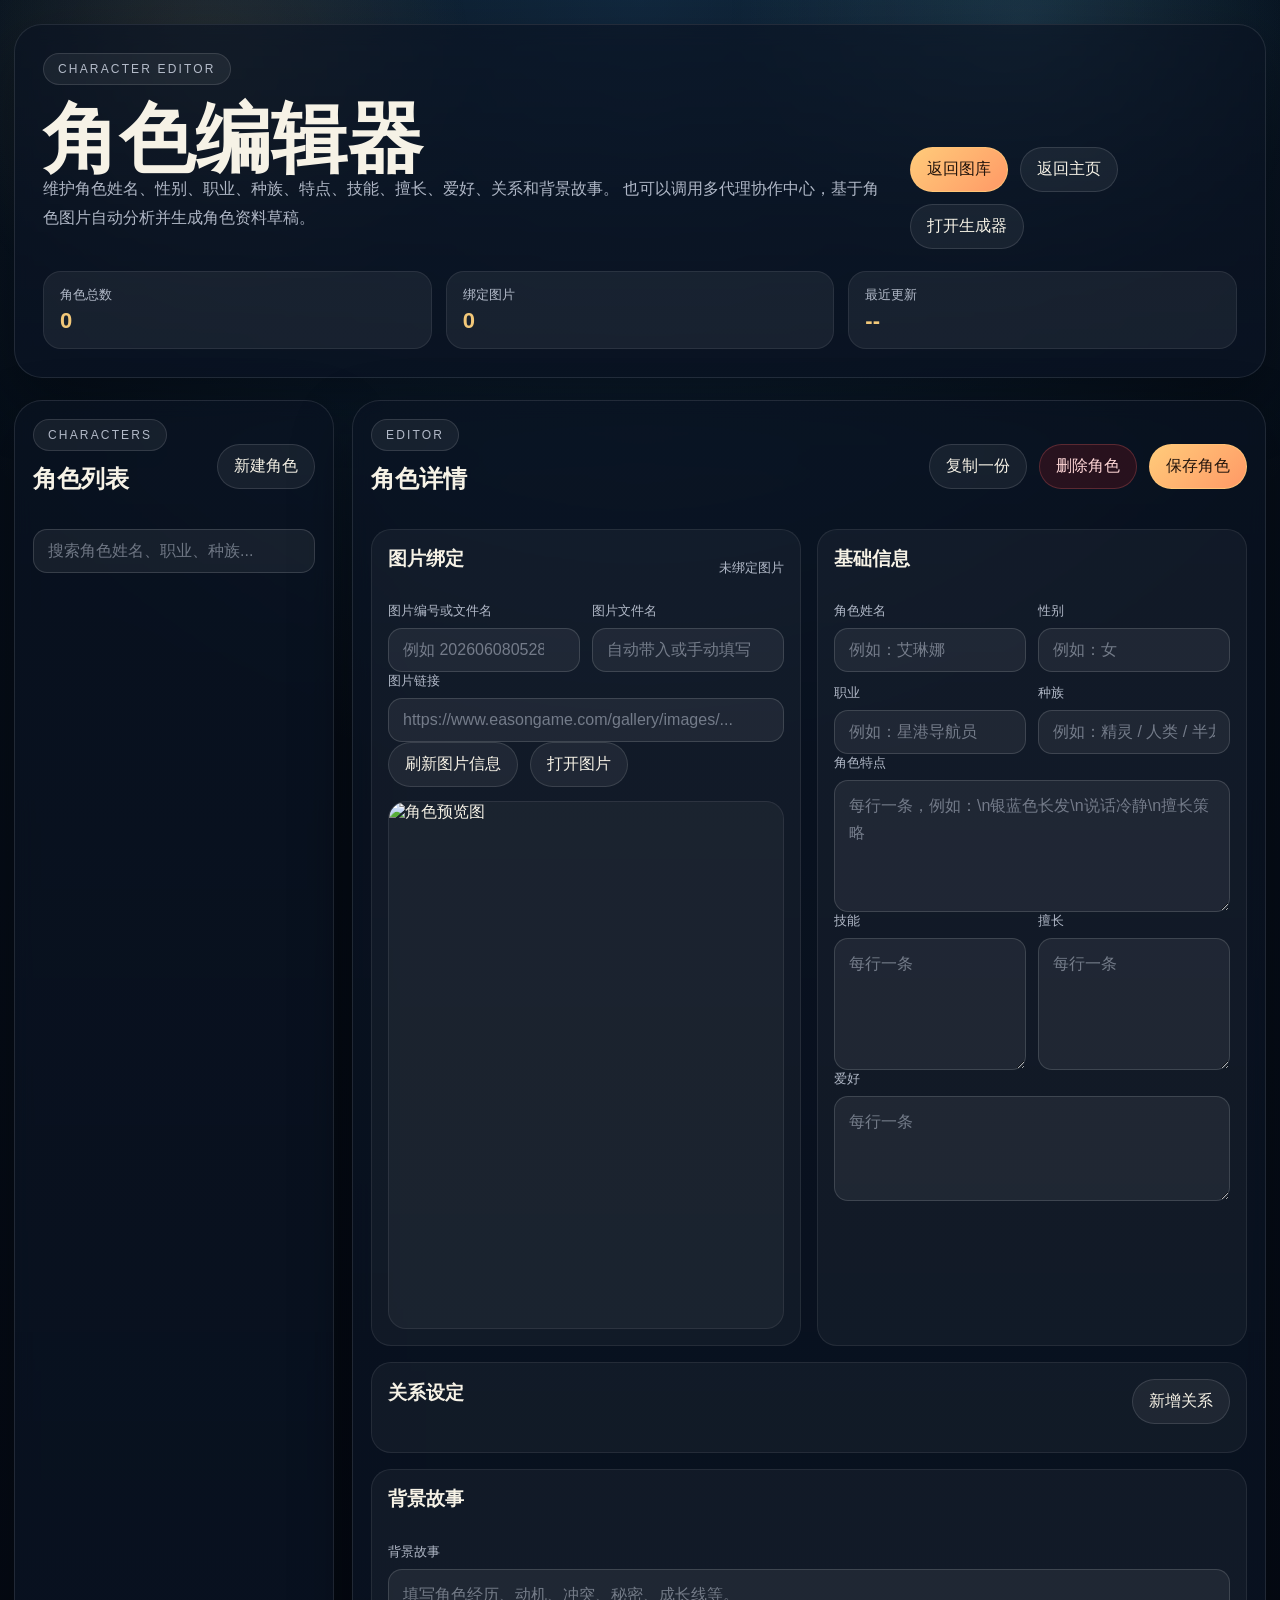
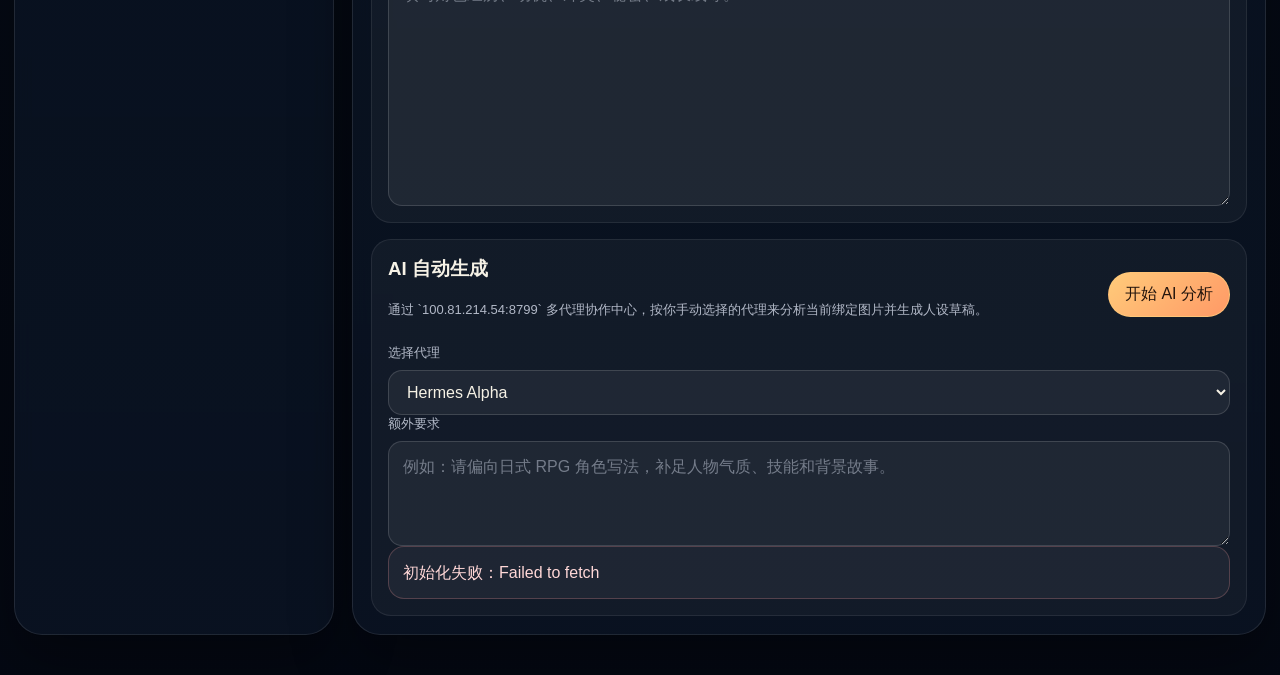
<file: character-editor/index.html>
<!doctype html>
<html lang="zh-CN">
<head>
  <meta charset="utf-8" />
  <meta name="viewport" content="width=device-width, initial-scale=1" />
  <meta
    name="description"
    content="Eason Game 角色编辑器，可手动维护角色资料，并通过多代理协作中心自动分析图片生成人设。"
  />
  <title>Eason Game | 角色编辑器</title>
  <link rel="stylesheet" href="/character-editor/styles.css" />
</head>
<body>
  <div class="pageGlow"></div>
  <main class="page">
    <header class="hero">
      <div class="eyebrow">Character Editor</div>
      <div class="heroRow">
        <div>
          <h1>角色编辑器</h1>
          <p class="lead">
            维护角色姓名、性别、职业、种族、特点、技能、擅长、爱好、关系和背景故事。
            也可以调用多代理协作中心，基于角色图片自动分析并生成角色资料草稿。
          </p>
        </div>
        <div class="heroActions">
          <a class="button buttonPrimary" href="/gallery/">返回图库</a>
          <a class="button buttonSecondary" href="/">返回主页</a>
          <a class="button buttonSecondary" href="http://127.0.0.1:8787" target="_blank" rel="noreferrer">打开生成器</a>
        </div>
      </div>
      <div class="heroStats">
        <div class="stat">
          <span>角色总数</span>
          <strong id="characterCount">0</strong>
        </div>
        <div class="stat">
          <span>绑定图片</span>
          <strong id="linkedImageCount">0</strong>
        </div>
        <div class="stat">
          <span>最近更新</span>
          <strong id="updatedAt">--</strong>
        </div>
      </div>
    </header>

    <section class="workspace">
      <aside class="sidebarCard">
        <div class="sectionHead">
          <div>
            <p class="eyebrow">Characters</p>
            <h2>角色列表</h2>
          </div>
          <button class="ghostButton" id="newCharacterButton" type="button">新建角色</button>
        </div>
        <input class="searchInput" id="characterSearch" type="search" placeholder="搜索角色姓名、职业、种族..." />
        <div class="characterList" id="characterList"></div>
      </aside>

      <section class="editorCard">
        <div class="sectionHead">
          <div>
            <p class="eyebrow">Editor</p>
            <h2 id="editorTitle">角色详情</h2>
          </div>
          <div class="editorActions">
            <button class="ghostButton" id="duplicateCharacterButton" type="button">复制一份</button>
            <button class="dangerButton" id="deleteCharacterButton" type="button">删除角色</button>
            <button class="primaryButton" id="saveCharacterButton" type="button">保存角色</button>
          </div>
        </div>

        <div class="editorGrid">
          <section class="panel">
            <div class="panelHead">
              <h3>图片绑定</h3>
              <span class="muted" id="imageBindingStatus">未绑定图片</span>
            </div>
            <div class="fieldGrid twoCol">
              <label>
                <span>图片编号或文件名</span>
                <input id="imageEntryId" list="galleryEntryOptions" placeholder="例如 20260608052803-46b7ca72-01 或 20260607-222959_00001_.png" />
              </label>
              <label>
                <span>图片文件名</span>
                <input id="imageFilename" placeholder="自动带入或手动填写" />
              </label>
            </div>
            <label>
              <span>图片链接</span>
              <input id="imageUrl" placeholder="https://www.easongame.com/gallery/images/..." />
            </label>
            <div class="buttonRow">
              <button class="ghostButton" id="refreshImageButton" type="button">刷新图片信息</button>
              <a class="ghostButton linkLike" id="openImageLink" href="#" target="_blank" rel="noreferrer">打开图片</a>
            </div>
            <div class="previewShell">
              <img id="imagePreview" alt="角色预览图" />
            </div>
            <datalist id="galleryEntryOptions"></datalist>
          </section>

          <section class="panel">
            <div class="panelHead">
              <h3>基础信息</h3>
            </div>
            <div class="fieldGrid twoCol">
              <label>
                <span>角色姓名</span>
                <input id="name" placeholder="例如：艾琳娜" />
              </label>
              <label>
                <span>性别</span>
                <input id="gender" placeholder="例如：女" />
              </label>
              <label>
                <span>职业</span>
                <input id="profession" placeholder="例如：星港导航员" />
              </label>
              <label>
                <span>种族</span>
                <input id="race" placeholder="例如：精灵 / 人类 / 半龙裔" />
              </label>
            </div>
            <label>
              <span>角色特点</span>
              <textarea id="traits" rows="4" placeholder="每行一条，例如：\n银蓝色长发\n说话冷静\n擅长策略"></textarea>
            </label>
            <div class="fieldGrid twoCol">
              <label>
                <span>技能</span>
                <textarea id="skills" rows="4" placeholder="每行一条"></textarea>
              </label>
              <label>
                <span>擅长</span>
                <textarea id="specialties" rows="4" placeholder="每行一条"></textarea>
              </label>
            </div>
            <label>
              <span>爱好</span>
              <textarea id="hobbies" rows="3" placeholder="每行一条"></textarea>
            </label>
          </section>

          <section class="panel fullWidth">
            <div class="panelHead">
              <h3>关系设定</h3>
              <button class="ghostButton" id="addRelationButton" type="button">新增关系</button>
            </div>
            <div class="relationList" id="relationList"></div>
          </section>

          <section class="panel fullWidth">
            <div class="panelHead">
              <h3>背景故事</h3>
            </div>
            <label>
              <span>背景故事</span>
              <textarea id="backgroundStory" rows="8" placeholder="填写角色经历、动机、冲突、秘密、成长线等。"></textarea>
            </label>
          </section>

          <section class="panel fullWidth">
            <div class="panelHead">
              <div>
                <h3>AI 自动生成</h3>
                <p class="muted">
                  通过 `100.81.214.54:8799` 多代理协作中心，按你手动选择的代理来分析当前绑定图片并生成人设草稿。
                </p>
              </div>
              <button class="primaryButton" id="runAiButton" type="button">开始 AI 分析</button>
            </div>
            <label>
              <span>选择代理</span>
              <select id="agentSelect">
                <option value="hermes-alpha">Hermes Alpha</option>
                <option value="hermes-nuc">Hermes NUC</option>
                <option value="claude-code">Claude Code</option>
              </select>
            </label>
            <label>
              <span>额外要求</span>
              <textarea id="aiInstructions" rows="3" placeholder="例如：请偏向日式 RPG 角色写法，补足人物气质、技能和背景故事。"></textarea>
            </label>
            <div class="statusBox" id="aiStatus">尚未开始 AI 分析。</div>
            <div class="suggestionGrid" id="suggestionGrid"></div>
          </section>
        </div>
      </section>
    </section>
  </main>

  <template id="relationTemplate">
    <article class="relationItem">
      <div class="fieldGrid relationGrid">
        <label>
          <span>关系类型</span>
          <select class="relationType">
            <option value="lover">爱人</option>
            <option value="parents">父母</option>
            <option value="friend">朋友</option>
            <option value="archenemy">死敌</option>
            <option value="blood_feud">世仇</option>
            <option value="teacher">老师</option>
            <option value="other">其他</option>
          </select>
        </label>
        <label>
          <span>对象姓名</span>
          <input class="relationName" placeholder="例如：雷欧" />
        </label>
        <label>
          <span>目标角色 ID</span>
          <input class="relationCharacterId" placeholder="例如：CHAR-..." />
        </label>
        <label>
          <span>目标图片编号</span>
          <input class="relationImageEntryId" placeholder="例如：202606..." />
        </label>
      </div>
      <label>
        <span>关系说明</span>
        <textarea class="relationNote" rows="2" placeholder="补充关系细节。"></textarea>
      </label>
      <div class="buttonRow">
        <a class="ghostButton linkLike relationCharacterLink" href="#" target="_blank" rel="noreferrer">打开角色详情</a>
        <button class="dangerButton removeRelationButton" type="button">删除这条关系</button>
      </div>
    </article>
  </template>

  <template id="suggestionTemplate">
    <article class="suggestionCard">
      <div class="panelHead">
        <div>
          <h3 class="suggestionTitle"></h3>
          <span class="muted suggestionMeta"></span>
        </div>
        <button class="ghostButton applySuggestionButton" type="button">应用这份建议</button>
      </div>
      <pre class="suggestionJson"></pre>
      <details class="rawResponse">
        <summary>查看原始回复</summary>
        <pre class="suggestionRaw"></pre>
      </details>
    </article>
  </template>

  <script src="/character-editor/app.js?v=20260609a"></script>
</body>
</html>
</file>
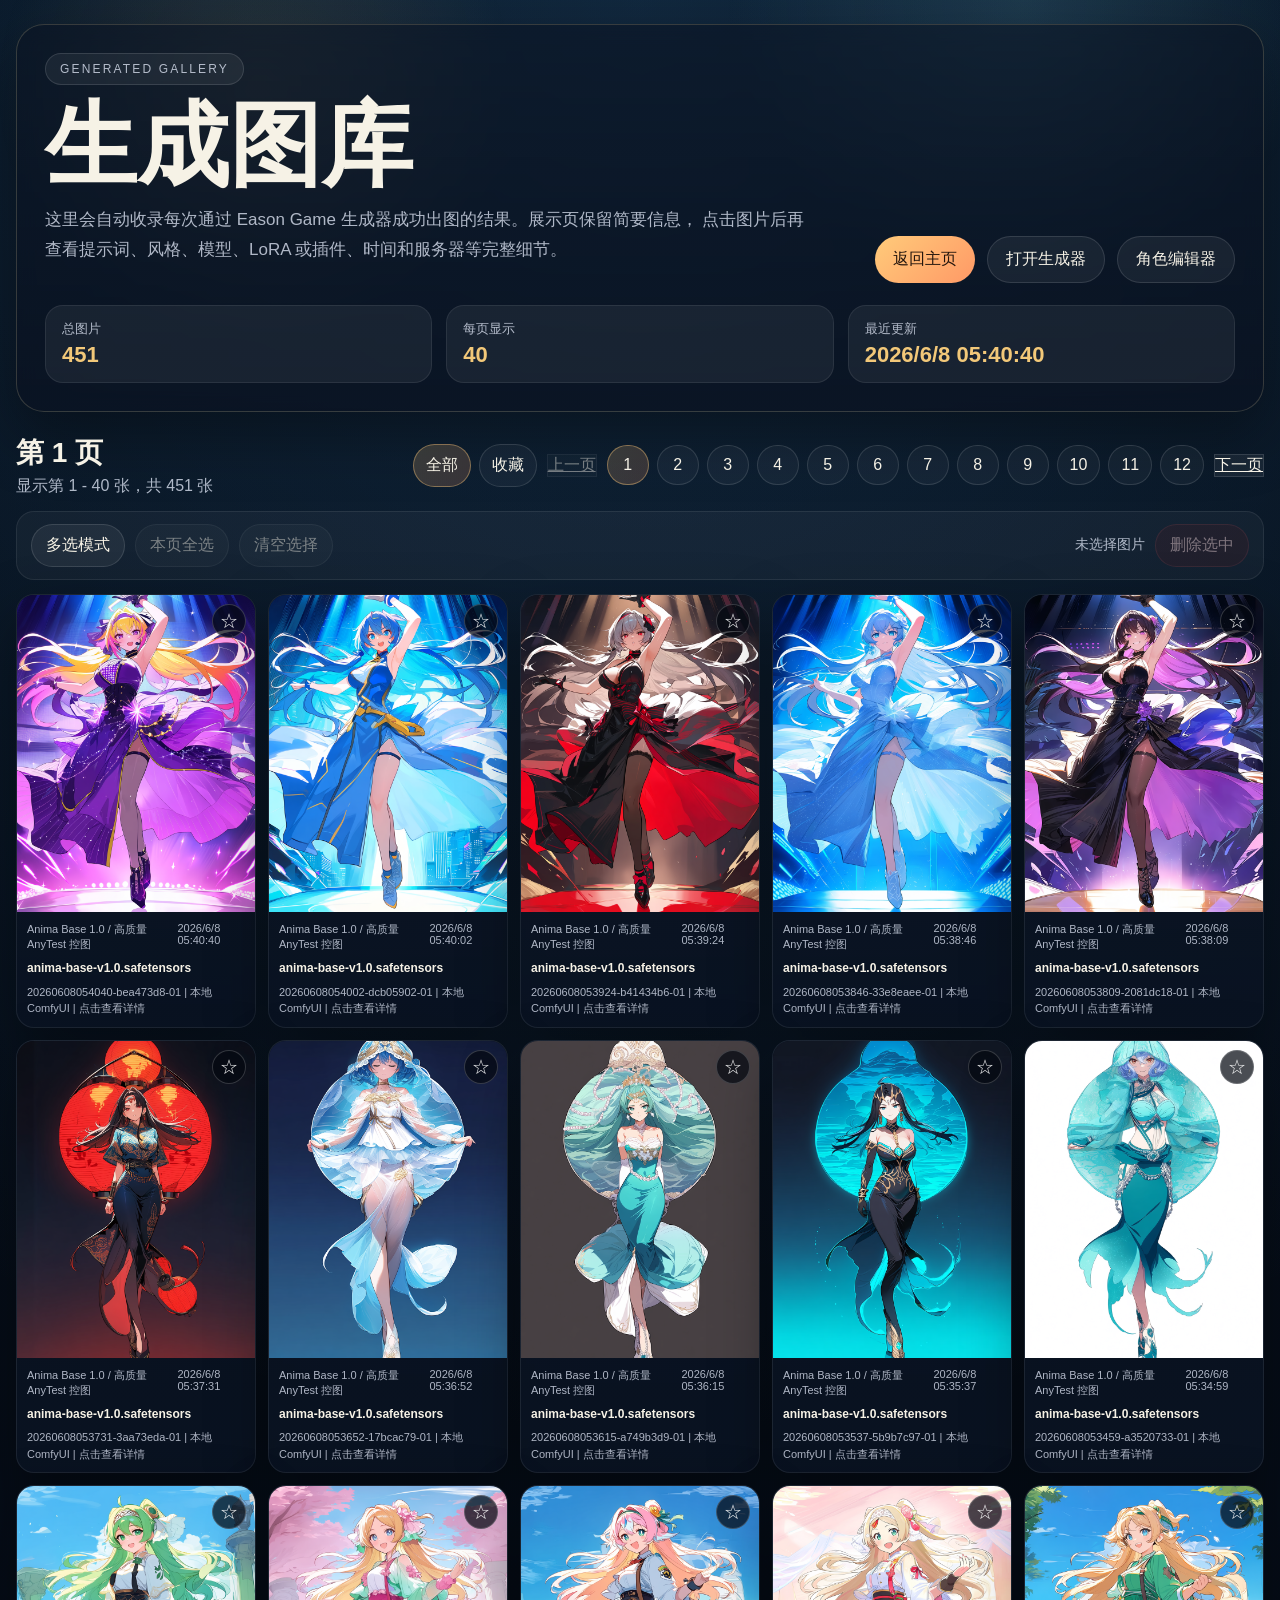
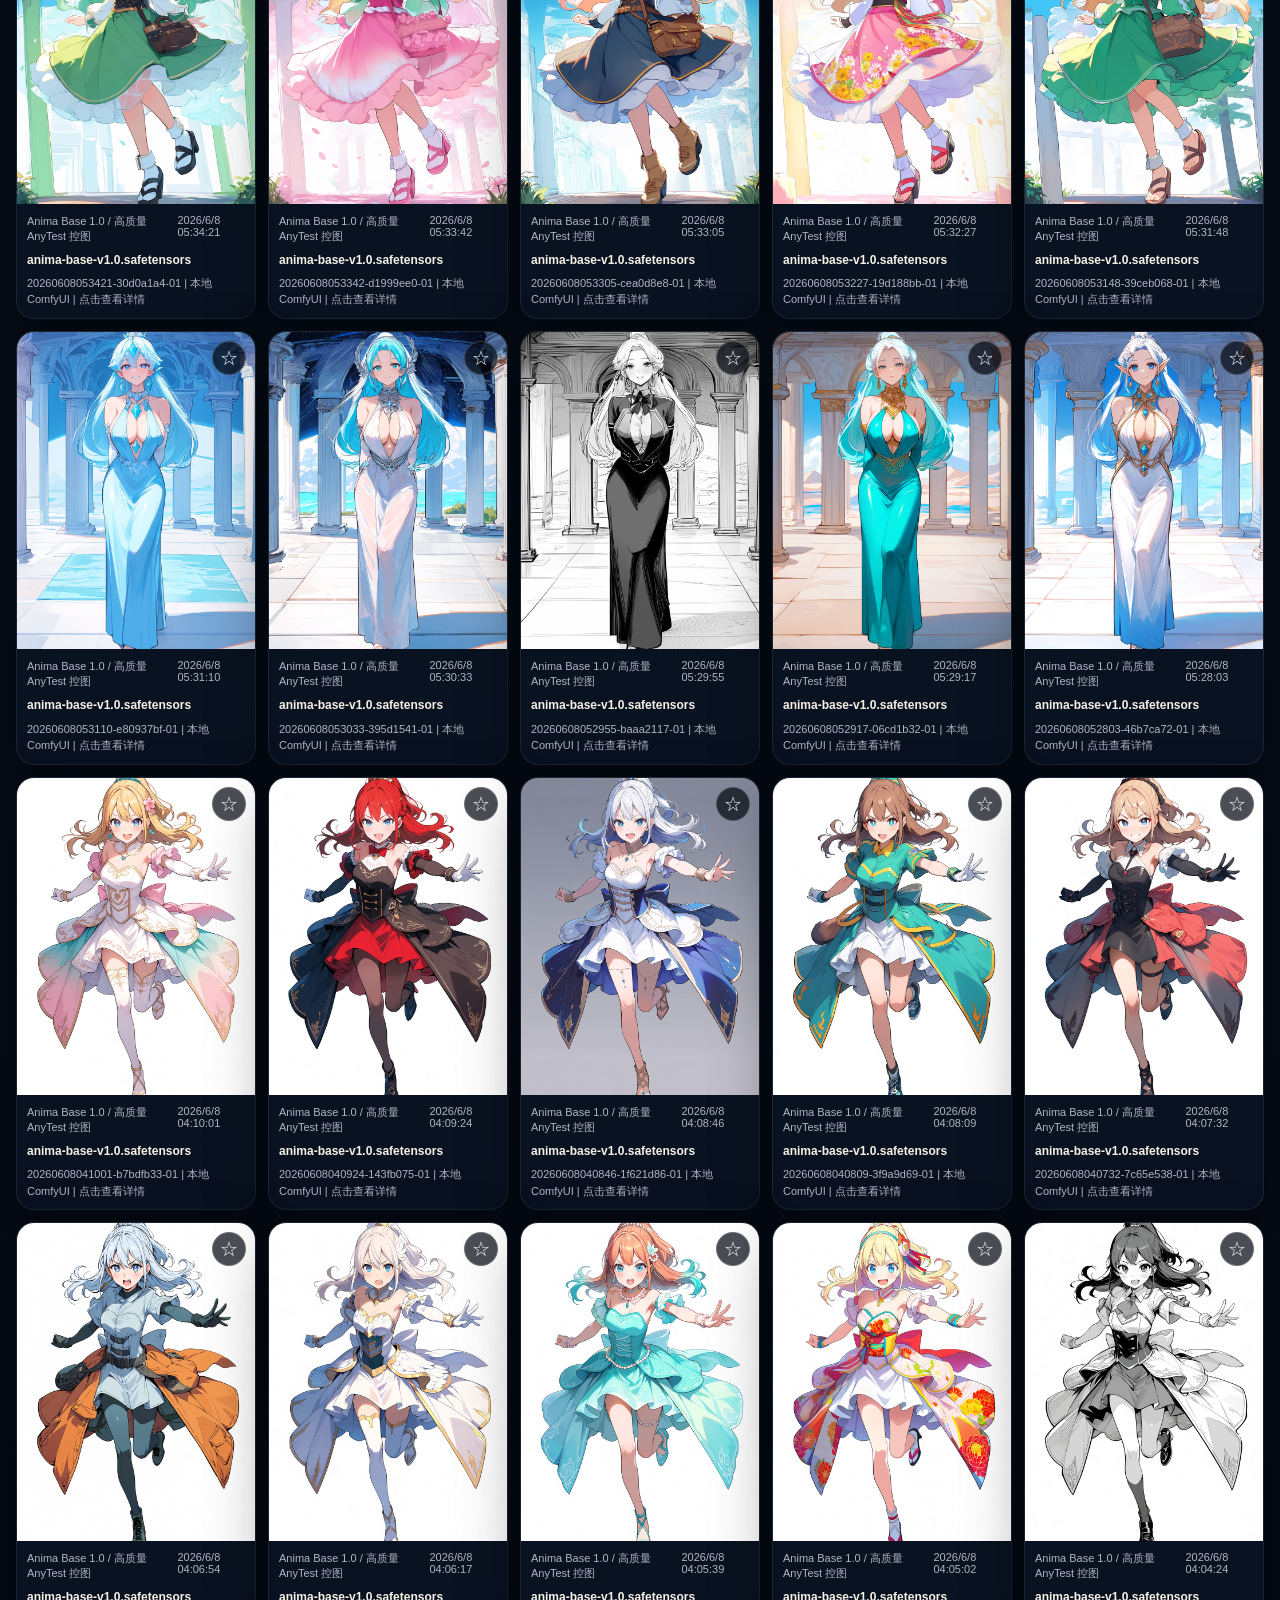
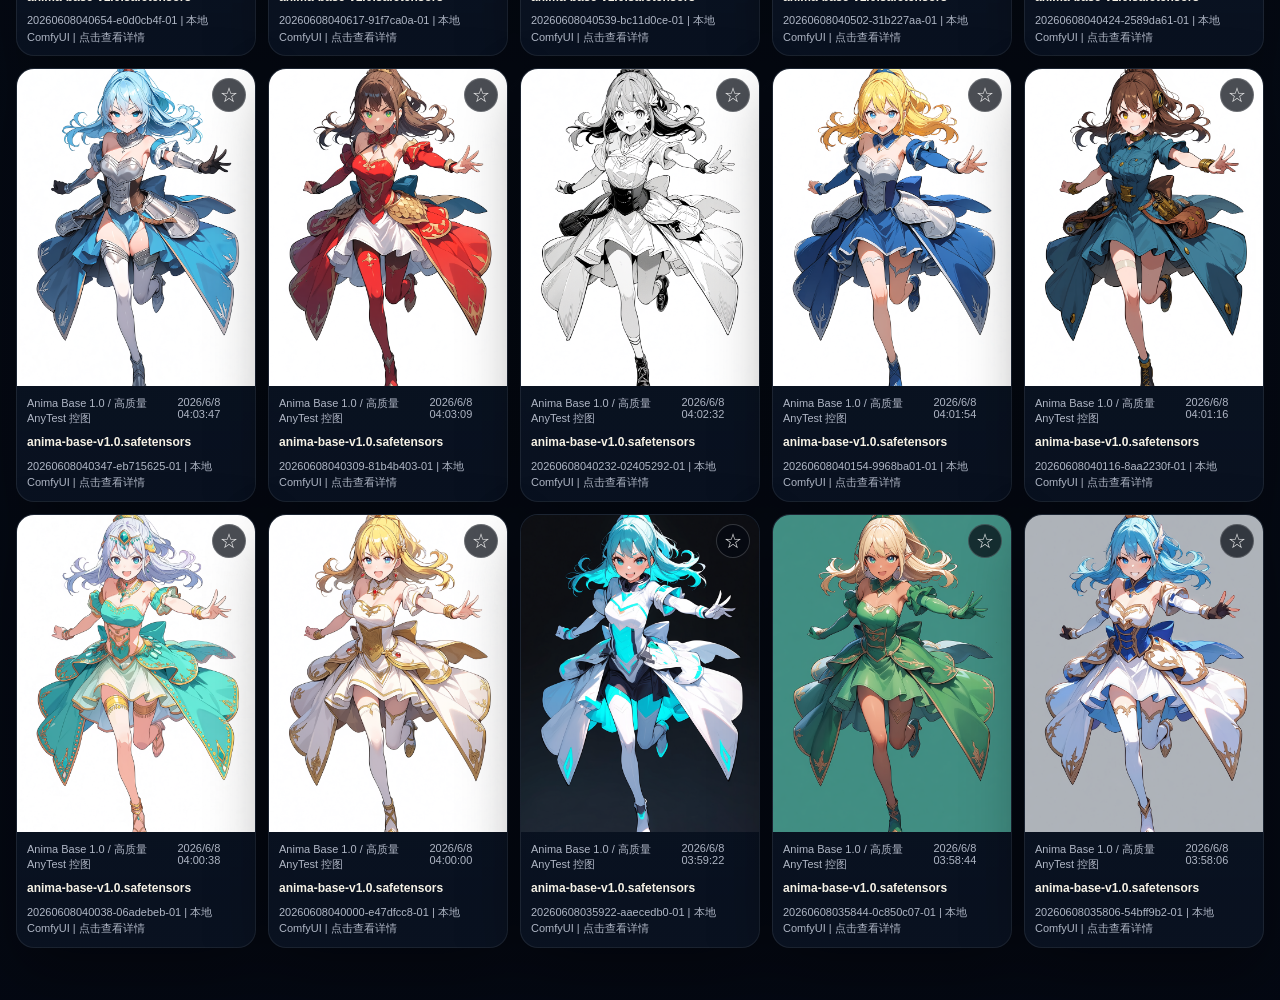
<file: gallery/index.html>
<!doctype html>
<html lang="zh-CN">
<head>
  <meta charset="utf-8" />
  <meta name="viewport" content="width=device-width, initial-scale=1" />
  <meta
    name="description"
    content="Eason Game 生成图库，集中浏览每次通过本地或远端 ComfyUI 生成的角色图片与工作流信息。"
  />
  <title>Eason Game | 生成图库</title>
  <link rel="stylesheet" href="/gallery/styles.css" />
</head>
<body>
  <div class="pageGlow"></div>
  <main class="page">
    <header class="hero">
      <div class="eyebrow">Generated Gallery</div>
      <div class="heroRow">
        <div>
          <h1>生成图库</h1>
          <p class="lead">
            这里会自动收录每次通过 Eason Game 生成器成功出图的结果。展示页保留简要信息，
            点击图片后再查看提示词、风格、模型、LoRA 或插件、时间和服务器等完整细节。
          </p>
        </div>
        <div class="heroActions">
          <a class="button buttonPrimary" href="/">返回主页</a>
          <a class="button buttonSecondary" href="http://127.0.0.1:8787" target="_blank" rel="noreferrer">打开生成器</a>
          <a class="button buttonSecondary" href="/character-editor/">角色编辑器</a>
        </div>
      </div>
      <div class="heroStats">
        <div class="stat">
          <span>总图片</span>
          <strong id="totalCount">0</strong>
        </div>
        <div class="stat">
          <span>每页显示</span>
          <strong id="perPageCount">40</strong>
        </div>
        <div class="stat">
          <span>最近更新</span>
          <strong id="updatedAt">--</strong>
        </div>
      </div>
    </header>

    <section class="toolbar">
      <div class="toolbarLeft">
        <strong id="pageTitle">第 1 页</strong>
        <span id="pageSummary">暂无图片</span>
      </div>
      <div class="toolbarRight">
        <div class="filterTabs" id="filterTabs">
          <a class="filterTab" id="allTab" href="/gallery/">全部</a>
          <a class="filterTab" id="favoritesTab" href="/gallery/?view=favorites">收藏</a>
        </div>
        <a class="pagerButton" id="prevPage" href="#">上一页</a>
        <div class="pagerNumbers" id="pagerNumbers"></div>
        <a class="pagerButton" id="nextPage" href="#">下一页</a>
      </div>
    </section>

    <section class="bulkBar" id="bulkBar">
      <div class="bulkBarLeft">
        <button class="bulkButton" id="toggleSelectMode" type="button">多选模式</button>
        <button class="bulkButton" id="selectPageButton" type="button" disabled>本页全选</button>
        <button class="bulkButton" id="clearSelectionButton" type="button" disabled>清空选择</button>
      </div>
      <div class="bulkBarRight">
        <span class="bulkSummary" id="bulkSummary">未选择图片</span>
        <button class="bulkButton bulkDanger" id="deleteSelectedButton" type="button" disabled>删除选中</button>
      </div>
    </section>

    <section class="galleryGrid" id="galleryGrid" aria-live="polite"></section>
  </main>

  <dialog class="lightbox" id="lightbox">
    <form method="dialog" class="lightboxShell">
      <button class="closeButton" value="cancel" aria-label="关闭">×</button>
      <div class="lightboxMedia">
        <img id="lightboxImage" alt="" />
      </div>
      <div class="lightboxMeta">
        <div class="tagRow">
          <span class="tag" id="lightboxStyle"></span>
          <span class="tag" id="lightboxTarget"></span>
          <button class="favoriteBadge" id="lightboxFavorite" type="button" aria-label="收藏">☆ 收藏</button>
          <button class="deleteBadge" id="lightboxDelete" type="button" aria-label="删除">删除</button>
        </div>
        <h2 class="lightboxHeading" id="lightboxTitle">生成详情</h2>
        <div class="lightboxNav">
          <button class="navButton" id="lightboxPrev" type="button">上一张</button>
          <button class="navButton" id="lightboxNext" type="button">下一张</button>
        </div>
        <dl class="metaList" id="lightboxList"></dl>
      </div>
    </form>
  </dialog>

  <template id="cardTemplate">
    <article class="card">
      <button class="selectButton" type="button" aria-label="选择">○</button>
      <button class="favoriteButton" type="button" aria-label="收藏">☆</button>
      <button class="cardButton" type="button">
        <img class="cardImage" alt="" loading="lazy" />
        <div class="cardBody">
          <div class="cardTop">
            <span class="cardStyle"></span>
            <span class="cardTime"></span>
          </div>
          <strong class="cardTitle"></strong>
          <span class="cardSubline"></span>
        </div>
      </button>
    </article>
  </template>

  <script src="/gallery/app.js?v=20260609a"></script>
</body>
</html>
</file>
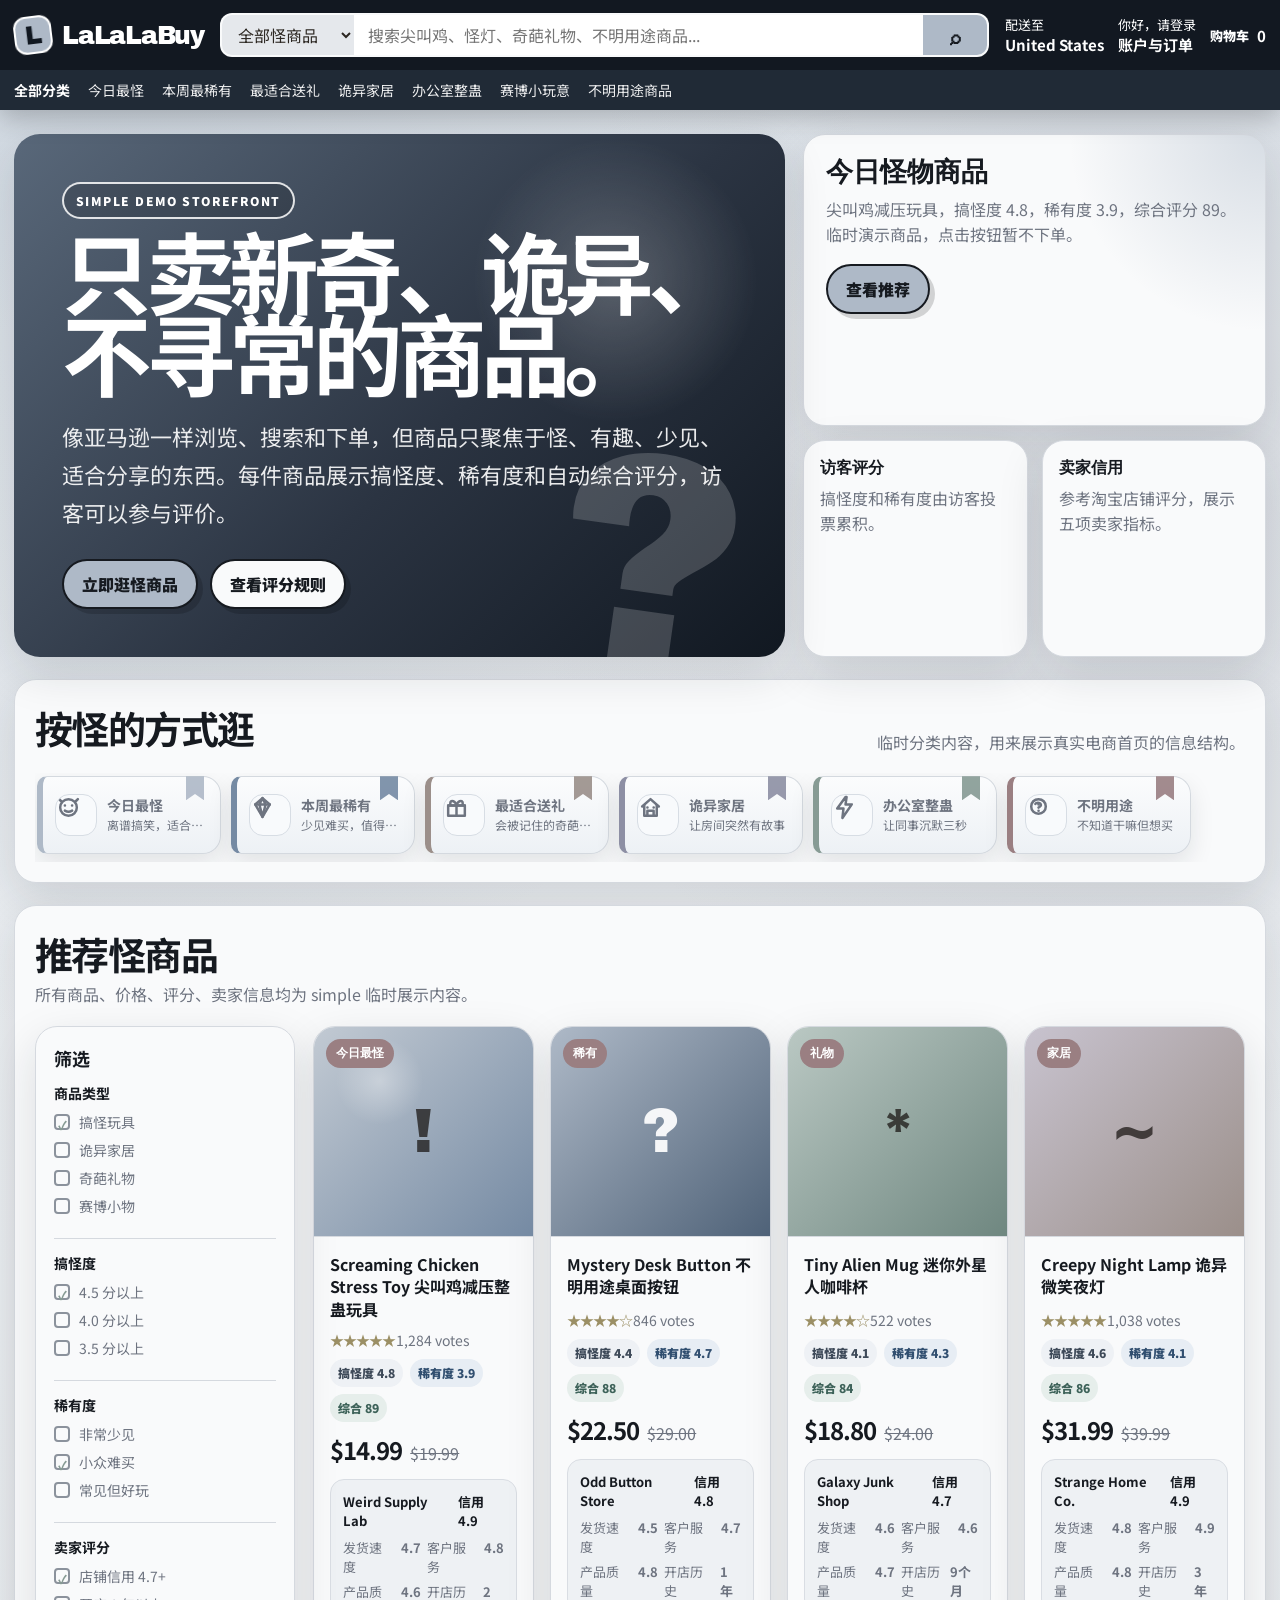
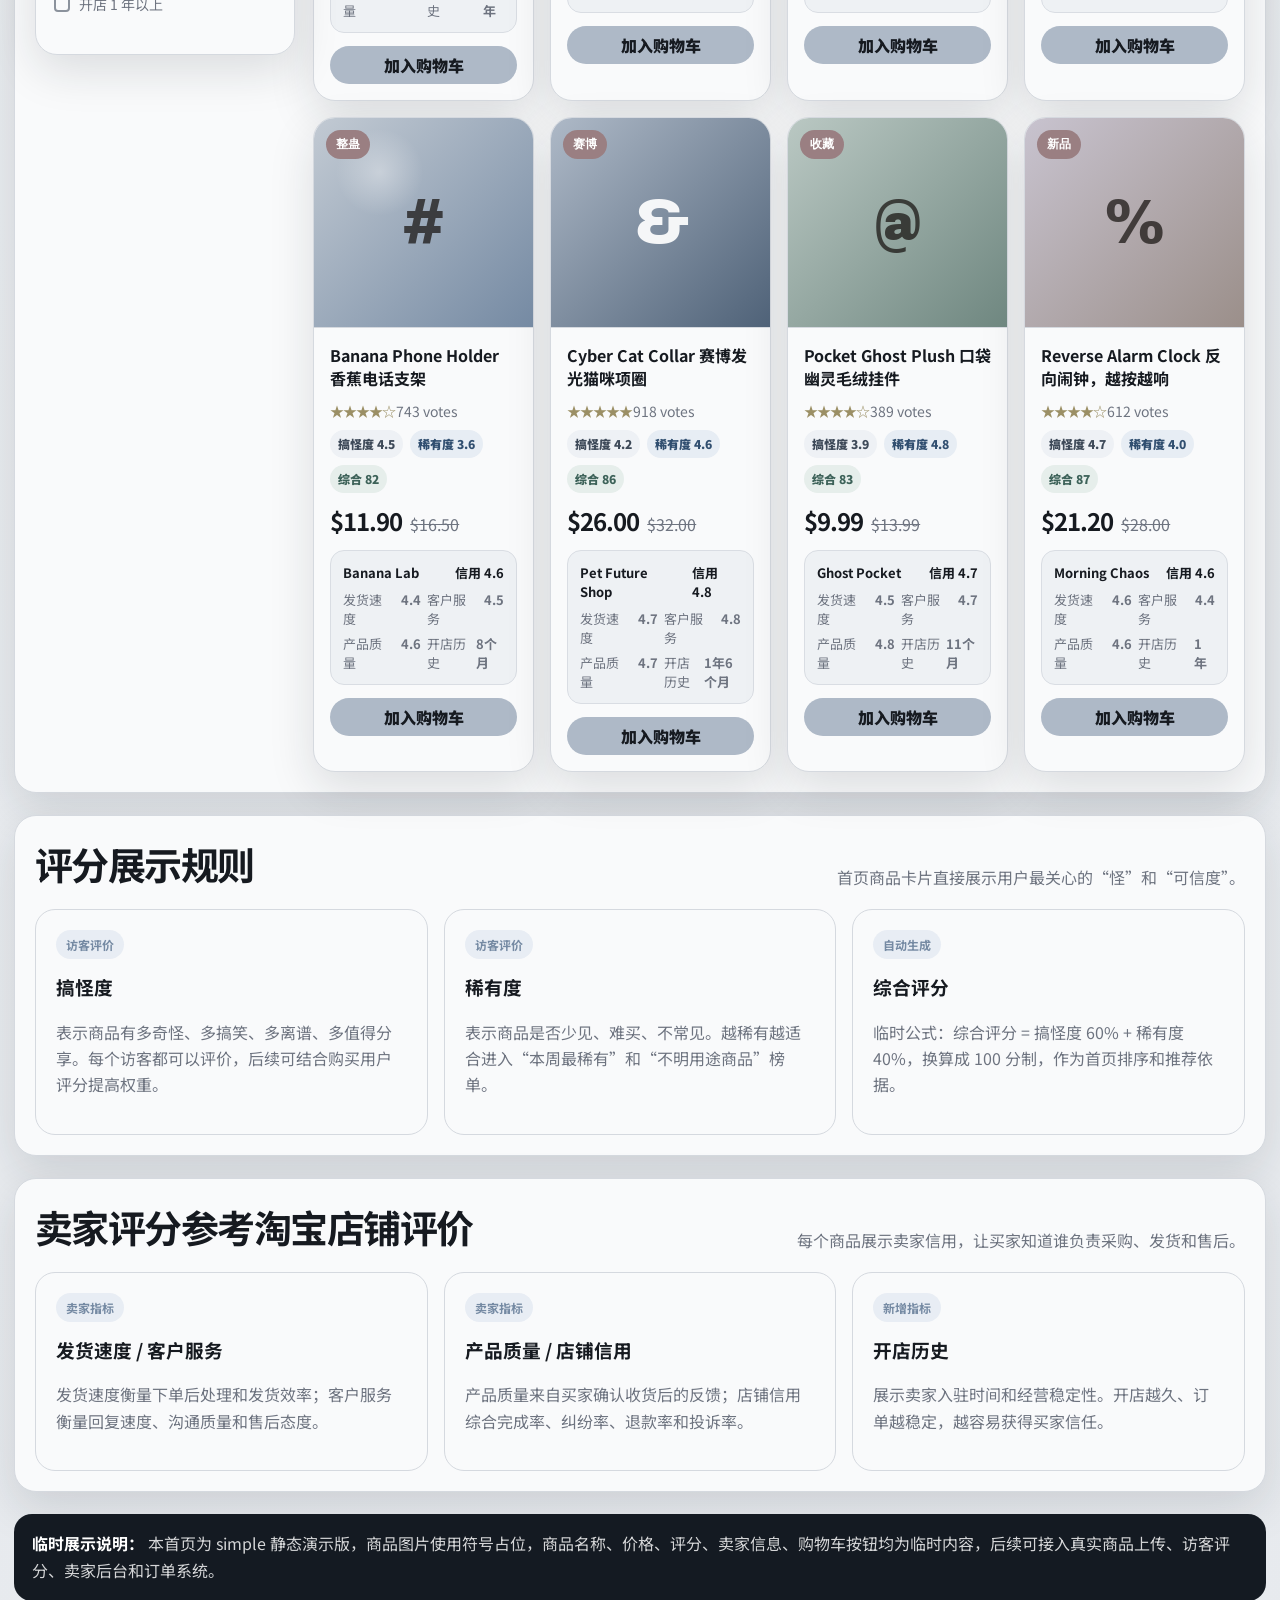
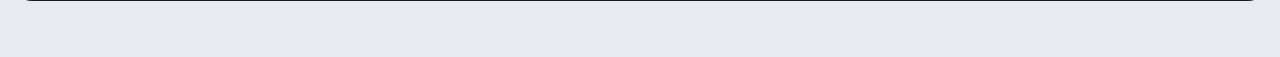
<file: lalalabuy/index.html>
﻿<!doctype html>
<html lang="zh-CN">
<head>
  <meta charset="utf-8" />
  <meta name="viewport" content="width=device-width, initial-scale=1" />
  <meta
    name="description"
    content="LaLaLaBuy 临时电商首页，展示新奇、诡异、不寻常商品，并提供搞怪度、稀有度、综合评分和卖家评分。"
  />
  <title>LaLaLaBuy | 新奇怪商品电商平台</title>
  <style>
    @import url("https://fonts.googleapis.com/css2?family=Archivo+Black&family=Noto+Sans+SC:wght@400;500;700;800&family=Space+Grotesk:wght@500;700&display=swap");

    :root {
      --ink: #161a20;
      --muted: #6e7480;
      --line: #d5d9df;
      --paper: #eef1f4;
      --card: #f9fafb;
      --nav: #121821;
      --nav-2: #202a36;
      --gold: #aeb9c7;
      --orange: #9b8f8a;
      --green: #879b94;
      --blue: #758aa3;
      --red: #9a7f82;
      --lavender: #8d8fa4;
      --shadow: 0 16px 45px rgba(23, 30, 40, 0.13);
    }

    * {
      box-sizing: border-box;
    }

    body {
      margin: 0;
      color: var(--ink);
      font-family: "Noto Sans SC", "Microsoft YaHei", sans-serif;
      background:
        radial-gradient(circle at 8% 8%, rgba(117, 138, 163, 0.2), transparent 24%),
        radial-gradient(circle at 92% 14%, rgba(142, 148, 164, 0.22), transparent 22%),
        linear-gradient(180deg, #dde4eb 0, #edf0f3 330px, #e7eaee 100%);
    }

    .sky-oddities {
      position: fixed;
      inset: 0;
      z-index: 35;
      overflow: hidden;
      pointer-events: none;
    }

    .flyer {
      position: absolute;
      left: 0;
      top: 0;
      width: 82px;
      height: 82px;
      color: rgba(236, 241, 246, 0.92);
      filter: drop-shadow(0 10px 18px rgba(18, 24, 33, 0.28));
      opacity: 0;
      transform: translate3d(var(--x0), var(--y0), 0) scale(var(--scale));
      animation: eerie-flight var(--duration) cubic-bezier(0.42, 0, 0.18, 1) forwards;
    }

    .flyer svg {
      width: 100%;
      height: 100%;
      display: block;
      overflow: visible;
    }

    .flyer.ufo {
      color: rgba(216, 224, 232, 0.96);
    }

    .flyer.ufo svg {
      animation: hover-wobble 1.8s ease-in-out infinite;
    }

    .flyer.meteor {
      width: 118px;
      height: 42px;
      color: rgba(226, 232, 238, 0.9);
      filter: drop-shadow(0 0 16px rgba(151, 169, 188, 0.44));
    }

    .flyer.butterfly {
      width: 58px;
      height: 58px;
      color: rgba(151, 169, 188, 0.92);
      filter: drop-shadow(0 8px 14px rgba(18, 24, 33, 0.22));
    }

    .flyer.butterfly svg {
      animation: wing-flutter 0.36s ease-in-out infinite alternate;
      transform-origin: center;
    }

    .flyer.fairy {
      width: 62px;
      height: 62px;
      color: rgba(226, 232, 238, 0.94);
      filter: drop-shadow(0 0 18px rgba(174, 185, 199, 0.5));
    }

    .flyer.fairy::after {
      content: "";
      position: absolute;
      inset: 24px auto auto 8px;
      width: 48px;
      height: 2px;
      border-radius: 999px;
      background: linear-gradient(90deg, transparent, rgba(255, 255, 255, 0.74), transparent);
      transform: rotate(-18deg);
    }

    @keyframes eerie-flight {
      0% {
        opacity: 0;
        transform: translate3d(var(--x0), var(--y0), 0) rotate(var(--r0)) scale(var(--scale));
      }

      12% {
        opacity: var(--alpha);
      }

      34% {
        transform: translate3d(var(--x1), var(--y1), 0) rotate(var(--r1)) scale(var(--scale));
      }

      68% {
        transform: translate3d(var(--x2), var(--y2), 0) rotate(var(--r2)) scale(var(--scale));
      }

      88% {
        opacity: var(--alpha);
      }

      100% {
        opacity: 0;
        transform: translate3d(var(--x3), var(--y3), 0) rotate(var(--r3)) scale(var(--scale));
      }
    }

    @keyframes hover-wobble {
      50% {
        transform: translateY(-5px) rotate(2deg);
      }
    }

    @keyframes wing-flutter {
      from {
        transform: scaleX(0.82) rotate(-5deg);
      }

      to {
        transform: scaleX(1.08) rotate(5deg);
      }
    }

    @media (prefers-reduced-motion: reduce) {
      .sky-oddities {
        display: none;
      }
    }

    a {
      color: inherit;
      text-decoration: none;
    }

    .topbar {
      position: sticky;
      top: 0;
      z-index: 40;
      background: var(--nav);
      color: #fff;
      box-shadow: 0 8px 24px rgba(0, 0, 0, 0.22);
    }

    .topbar-main {
      width: min(1420px, calc(100vw - 28px));
      margin: 0 auto;
      display: grid;
      grid-template-columns: auto minmax(280px, 1fr) auto;
      gap: 16px;
      align-items: center;
      padding: 13px 0;
    }

    .logo {
      display: inline-flex;
      align-items: center;
      gap: 10px;
      min-width: max-content;
      font-family: "Archivo Black", sans-serif;
      font-size: 25px;
      letter-spacing: -0.05em;
    }

    .logo-mark {
      width: 38px;
      height: 38px;
      display: grid;
      place-items: center;
      border: 2px solid #fff;
      border-radius: 12px;
      background: var(--gold);
      color: #111821;
      transform: rotate(-7deg);
    }

    .search {
      display: grid;
      grid-template-columns: 132px minmax(0, 1fr) 64px;
      min-height: 44px;
      overflow: hidden;
      border: 2px solid transparent;
      border-radius: 12px;
      background: #f9fafb;
    }

    .search:focus-within {
      border-color: var(--gold);
    }

    .search select,
    .search input,
    .search button {
      border: 0;
      font: inherit;
    }

    .search select {
      padding: 0 12px;
      color: #2c2722;
      background: #e5e8ec;
    }

    .search input {
      min-width: 0;
      padding: 0 14px;
      outline: 0;
    }

    .search button {
      cursor: pointer;
      background: var(--gold);
      color: var(--ink);
      font-size: 20px;
      font-weight: 900;
    }

    .top-actions {
      display: flex;
      align-items: center;
      justify-content: flex-end;
      gap: 14px;
      min-width: max-content;
      font-size: 13px;
    }

    .top-actions strong {
      display: block;
      font-size: 15px;
    }

    .cart {
      display: inline-flex;
      align-items: center;
      gap: 8px;
      font-weight: 900;
    }

    .subnav {
      background: var(--nav-2);
    }

    .subnav-inner {
      width: min(1420px, calc(100vw - 28px));
      margin: 0 auto;
      display: flex;
      gap: 18px;
      align-items: center;
      overflow-x: auto;
      padding: 10px 0;
      color: rgba(255, 255, 255, 0.92);
      white-space: nowrap;
      font-size: 14px;
    }

    .subnav b {
      color: #fff;
    }

    main {
      width: min(1420px, calc(100vw - 28px));
      margin: 0 auto;
      padding: 24px 0 56px;
    }

    .hero {
      display: grid;
      grid-template-columns: minmax(0, 1.25fr) minmax(310px, 0.75fr);
      gap: 18px;
      align-items: stretch;
    }

    .hero-banner {
      position: relative;
      min-height: 360px;
      overflow: hidden;
      padding: clamp(24px, 4vw, 48px);
      border-radius: 26px;
      background:
        radial-gradient(circle at 78% 28%, rgba(255, 255, 255, 0.22), transparent 20%),
        linear-gradient(135deg, #59687a, #2b3442 56%, #111821);
      color: #fff;
      box-shadow: var(--shadow);
    }

    .hero-banner::after {
      content: "?";
      position: absolute;
      right: 42px;
      bottom: -62px;
      color: rgba(255, 255, 255, 0.18);
      font-family: "Archivo Black", sans-serif;
      font-size: clamp(180px, 24vw, 320px);
      line-height: 1;
      transform: rotate(8deg);
    }

    .eyebrow {
      display: inline-flex;
      margin-bottom: 18px;
      padding: 8px 12px;
      border: 2px solid rgba(255, 255, 255, 0.85);
      border-radius: 999px;
      background: rgba(0, 0, 0, 0.16);
      font-size: 12px;
      font-weight: 900;
      letter-spacing: 0.12em;
      text-transform: uppercase;
    }

    h1,
    h2,
    h3,
    p {
      margin-top: 0;
    }

    h1 {
      position: relative;
      z-index: 1;
      max-width: 800px;
      margin-bottom: 16px;
      font-family: "Archivo Black", "Noto Sans SC", sans-serif;
      font-size: clamp(44px, 7vw, 92px);
      line-height: 0.92;
      letter-spacing: -0.07em;
    }

    .lead {
      position: relative;
      z-index: 1;
      max-width: 660px;
      color: rgba(255, 255, 255, 0.9);
      font-size: clamp(17px, 2vw, 22px);
      line-height: 1.72;
    }

    .hero-actions {
      position: relative;
      z-index: 1;
      display: flex;
      flex-wrap: wrap;
      gap: 12px;
      margin-top: 28px;
    }

    .button {
      display: inline-flex;
      align-items: center;
      justify-content: center;
      min-height: 44px;
      padding: 11px 18px;
      border: 2px solid var(--ink);
      border-radius: 999px;
      background: #f9fafb;
      color: var(--ink);
      font-weight: 900;
      box-shadow: 5px 5px 0 rgba(0, 0, 0, 0.16);
    }

    .button.primary {
      background: var(--gold);
    }

    .side-deal {
      display: grid;
      gap: 14px;
    }

    .deal-card,
    .mini-card,
    .section,
    .filter-card,
    .product-card {
      border: 1px solid var(--line);
      border-radius: 22px;
      background: var(--card);
      box-shadow: var(--shadow);
    }

    .deal-card {
      min-height: 210px;
      padding: 22px;
      background:
        radial-gradient(circle at 100% 0, rgba(117, 138, 163, 0.26), transparent 36%),
        #f9fafb;
    }

    .deal-card h2 {
      margin-bottom: 10px;
      font-family: "Space Grotesk", sans-serif;
      font-size: 27px;
      line-height: 1.1;
    }

    .deal-card p,
    .mini-card p {
      color: var(--muted);
      line-height: 1.6;
    }

    .mini-grid {
      display: grid;
      grid-template-columns: repeat(2, minmax(0, 1fr));
      gap: 14px;
    }

    .mini-card {
      min-height: 136px;
      padding: 16px;
    }

    .mini-card strong {
      display: block;
      margin-bottom: 7px;
      font-family: "Space Grotesk", sans-serif;
    }

    .section {
      margin-top: 22px;
      padding: 20px;
    }

    .section-head {
      display: flex;
      justify-content: space-between;
      align-items: end;
      gap: 18px;
      margin-bottom: 18px;
    }

    .section-head h2 {
      margin-bottom: 0;
      font-family: "Space Grotesk", "Noto Sans SC", sans-serif;
      font-size: clamp(26px, 3vw, 38px);
      letter-spacing: -0.04em;
    }

    .section-head p {
      max-width: 600px;
      margin-bottom: 0;
      color: var(--muted);
      line-height: 1.65;
    }

    .category-strip {
      display: flex;
      gap: 10px;
      overflow-x: auto;
      padding: 3px 2px 8px;
      scroll-snap-type: x proximity;
    }

    .category {
      position: relative;
      flex: 0 0 auto;
      width: 184px;
      min-height: 78px;
      display: grid;
      grid-template-columns: 42px minmax(0, 1fr);
      gap: 10px;
      align-items: center;
      padding: 12px 14px 12px 12px;
      border: 1px solid #d4d9df;
      border-left: 6px solid var(--gold);
      border-radius: 10px 18px 18px 10px;
      background: linear-gradient(180deg, #fbfcfd, #edf1f5);
      box-shadow: 0 10px 24px rgba(23, 30, 40, 0.1);
      scroll-snap-align: start;
      transition: transform 0.18s ease, box-shadow 0.18s ease;
    }

    .category::after {
      content: "";
      position: absolute;
      top: -1px;
      right: 16px;
      width: 18px;
      height: 24px;
      background: var(--gold);
      clip-path: polygon(0 0, 100% 0, 100% 100%, 50% 74%, 0 100%);
      opacity: 0.9;
    }

    .category:hover {
      transform: translateY(-3px);
      box-shadow: 0 16px 32px rgba(23, 30, 40, 0.16);
    }

    .category:nth-child(2) {
      border-left-color: var(--blue);
    }

    .category:nth-child(2)::after {
      background: var(--blue);
    }

    .category:nth-child(3) {
      border-left-color: var(--orange);
    }

    .category:nth-child(3)::after {
      background: var(--orange);
    }

    .category:nth-child(4) {
      border-left-color: var(--lavender);
    }

    .category:nth-child(4)::after {
      background: var(--lavender);
    }

    .category:nth-child(5) {
      border-left-color: var(--green);
    }

    .category:nth-child(5)::after {
      background: var(--green);
    }

    .category:nth-child(6) {
      border-left-color: var(--red);
    }

    .category:nth-child(6)::after {
      background: var(--red);
    }

    .category-icon {
      width: 42px;
      height: 42px;
      display: grid;
      place-items: center;
      border-radius: 14px;
      background: #f8fafc;
      border: 1px solid #d7dde4;
    }

    .category-icon svg {
      width: 25px;
      height: 25px;
      display: block;
      fill: none;
      stroke: currentColor;
      stroke-linecap: round;
      stroke-linejoin: round;
      stroke-width: 2.4;
    }

    .category b {
      display: block;
      margin-bottom: 3px;
      font-size: 14px;
      line-height: 1.2;
    }

    .category span {
      color: var(--muted);
      display: block;
      overflow: hidden;
      font-size: 12px;
      line-height: 1.35;
      text-overflow: ellipsis;
      white-space: nowrap;
    }

    .shop-layout {
      display: grid;
      grid-template-columns: 260px minmax(0, 1fr);
      gap: 18px;
      align-items: start;
    }

    .filter-card {
      position: sticky;
      top: 118px;
      padding: 18px;
    }

    .filter-card h3 {
      margin: 0 0 12px;
      font-size: 18px;
    }

    .filter-group {
      padding: 14px 0;
      border-top: 1px solid var(--line);
    }

    .filter-group:first-of-type {
      border-top: 0;
      padding-top: 0;
    }

    .filter-group b {
      display: block;
      margin-bottom: 9px;
      font-size: 14px;
    }

    .check {
      display: flex;
      gap: 9px;
      align-items: center;
      margin: 8px 0;
      color: var(--muted);
      font-size: 14px;
    }

    .fake-box {
      width: 16px;
      height: 16px;
      display: inline-grid;
      place-items: center;
      border: 2px solid #8b929c;
      border-radius: 4px;
      background: #f9fafb;
      color: var(--green);
      font-size: 12px;
      font-weight: 900;
    }

    .product-grid {
      display: grid;
      grid-template-columns: repeat(4, minmax(0, 1fr));
      gap: 16px;
    }

    .product-card {
      overflow: hidden;
      transition: transform 0.18s ease, box-shadow 0.18s ease;
    }

    .product-card:hover {
      transform: translateY(-4px);
      box-shadow: 0 20px 50px rgba(23, 30, 40, 0.18);
    }

    .product-art {
      position: relative;
      min-height: 210px;
      display: grid;
      place-items: center;
      overflow: hidden;
      border-bottom: 1px solid var(--line);
      background:
        radial-gradient(circle at 30% 26%, rgba(255, 255, 255, 0.34), transparent 20%),
        linear-gradient(135deg, #c2cad3, #758aa3);
      font-family: "Archivo Black", sans-serif;
      font-size: 62px;
      color: rgba(22, 18, 15, 0.72);
    }

    .product-card:nth-child(2) .product-art,
    .product-card:nth-child(6) .product-art {
      background: linear-gradient(135deg, #aeb9c7, #4f6278);
      color: rgba(255, 255, 255, 0.92);
    }

    .product-card:nth-child(3) .product-art,
    .product-card:nth-child(7) .product-art {
      background: linear-gradient(135deg, #bac8c3, #6f8780);
    }

    .product-card:nth-child(4) .product-art,
    .product-card:nth-child(8) .product-art {
      background: linear-gradient(135deg, #c8c3cf, #9b8f8a);
    }

    .badge {
      position: absolute;
      left: 12px;
      top: 12px;
      padding: 6px 10px;
      border-radius: 999px;
      background: var(--red);
      color: #fff;
      font-size: 12px;
      font-weight: 900;
    }

    .product-body {
      padding: 16px;
    }

    .product-title {
      min-height: 48px;
      margin-bottom: 9px;
      font-size: 16px;
      line-height: 1.42;
    }

    .score-row {
      display: flex;
      flex-wrap: wrap;
      gap: 7px;
      margin: 9px 0;
    }

    .score {
      display: inline-flex;
      align-items: center;
      gap: 5px;
      min-height: 28px;
      padding: 5px 8px;
      border-radius: 999px;
      background: #eef1f5;
      color: #3e4a59;
      font-size: 12px;
      font-weight: 900;
    }

    .score.rare {
      background: #e7edf4;
      color: #314f70;
    }

    .score.total {
      background: #e6eeeb;
      color: #3d6259;
    }

    .stars {
      color: #9b8f65;
      font-size: 14px;
      letter-spacing: -0.08em;
    }

    .price {
      display: flex;
      align-items: baseline;
      gap: 8px;
      margin: 10px 0;
    }

    .price strong {
      font-size: 24px;
      letter-spacing: -0.04em;
    }

    .price span {
      color: var(--muted);
      text-decoration: line-through;
    }

    .seller {
      margin-top: 12px;
      padding: 12px;
      border-radius: 14px;
      background: #eef1f4;
      border: 1px solid #d9dde3;
      font-size: 13px;
    }

    .seller strong {
      display: flex;
      justify-content: space-between;
      gap: 10px;
      margin-bottom: 8px;
    }

    .seller-grid {
      display: grid;
      grid-template-columns: repeat(2, minmax(0, 1fr));
      gap: 6px;
      color: var(--muted);
    }

    .seller-grid span {
      display: flex;
      justify-content: space-between;
      gap: 6px;
    }

    .add {
      width: 100%;
      min-height: 38px;
      margin-top: 13px;
      border: 0;
      border-radius: 999px;
      background: var(--gold);
      color: var(--ink);
      cursor: pointer;
      font: inherit;
      font-weight: 900;
    }

    .info-grid {
      display: grid;
      grid-template-columns: repeat(3, minmax(0, 1fr));
      gap: 16px;
    }

    .info-card {
      min-height: 190px;
      padding: 20px;
      border-radius: 20px;
      background: #f9fafb;
      border: 1px solid var(--line);
    }

    .info-card b {
      display: inline-flex;
      margin-bottom: 14px;
      padding: 6px 10px;
      border-radius: 999px;
      background: #e8edf4;
      color: var(--blue);
      font-size: 12px;
    }

    .info-card p {
      color: var(--muted);
      line-height: 1.65;
    }

    .temporary {
      margin-top: 22px;
      padding: 16px 18px;
      border-radius: 18px;
      background: #141a22;
      color: rgba(255, 255, 255, 0.82);
      line-height: 1.7;
    }

    .temporary strong {
      color: #fff;
    }

    @media (max-width: 1180px) {
      .product-grid {
        grid-template-columns: repeat(3, minmax(0, 1fr));
      }

      .category {
        width: 172px;
      }
    }

    @media (max-width: 920px) {
      .topbar-main,
      .hero,
      .shop-layout,
      .info-grid {
        grid-template-columns: 1fr;
      }

      .top-actions {
        justify-content: space-between;
      }

      .filter-card {
        position: static;
      }

      .product-grid {
        grid-template-columns: repeat(2, minmax(0, 1fr));
      }
    }

    @media (max-width: 620px) {
      .search {
        grid-template-columns: 1fr 52px;
      }

      .search select {
        display: none;
      }

      .top-actions {
        display: none;
      }

      .product-grid {
        grid-template-columns: 1fr;
      }

      .hero-banner {
        min-height: 420px;
      }
    }
  </style>
</head>
<body>
  <div class="sky-oddities" id="skyOddities" aria-hidden="true"></div>

  <header class="topbar">
    <div class="topbar-main">
      <a class="logo" href="/" aria-label="LaLaLaBuy 首页">
        <span class="logo-mark">L</span>
        <span>LaLaLaBuy</span>
      </a>

      <form class="search" role="search">
        <select aria-label="选择分类">
          <option>全部怪商品</option>
          <option>搞怪玩具</option>
          <option>诡异家居</option>
          <option>不明用途</option>
        </select>
        <input aria-label="搜索商品" placeholder="搜索尖叫鸡、怪灯、奇葩礼物、不明用途商品..." />
        <button type="submit" aria-label="搜索">⌕</button>
      </form>

      <div class="top-actions" aria-label="账户入口">
        <span>配送至<br /><strong>United States</strong></span>
        <span>你好，请登录<br /><strong>账户与订单</strong></span>
        <span class="cart">购物车 <strong>0</strong></span>
      </div>
    </div>

    <nav class="subnav" aria-label="商品分类导航">
      <div class="subnav-inner">
        <b>全部分类</b>
        <a href="#products">今日最怪</a>
        <a href="#products">本周最稀有</a>
        <a href="#products">最适合送礼</a>
        <a href="#products">诡异家居</a>
        <a href="#products">办公室整蛊</a>
        <a href="#products">赛博小玩意</a>
        <a href="#products">不明用途商品</a>
      </div>
    </nav>
  </header>

  <main>
    <section class="hero">
      <div class="hero-banner">
        <span class="eyebrow">Simple demo storefront</span>
        <h1>只卖新奇、诡异、不寻常的商品。</h1>
        <p class="lead">
          像亚马逊一样浏览、搜索和下单，但商品只聚焦于怪、有趣、少见、适合分享的东西。每件商品展示搞怪度、稀有度和自动综合评分，访客可以参与评价。
        </p>
        <div class="hero-actions">
          <a class="button primary" href="#products">立即逛怪商品</a>
          <a class="button" href="#score-rules">查看评分规则</a>
        </div>
      </div>

      <aside class="side-deal" aria-label="首页推荐模块">
        <article class="deal-card">
          <h2>今日怪物商品</h2>
          <p>尖叫鸡减压玩具，搞怪度 4.8，稀有度 3.9，综合评分 89。临时演示商品，点击按钮暂不下单。</p>
          <a class="button primary" href="#products">查看推荐</a>
        </article>
        <div class="mini-grid">
          <article class="mini-card">
            <strong>访客评分</strong>
            <p>搞怪度和稀有度由访客投票累积。</p>
          </article>
          <article class="mini-card">
            <strong>卖家信用</strong>
            <p>参考淘宝店铺评分，展示五项卖家指标。</p>
          </article>
        </div>
      </aside>
    </section>

    <section class="section" aria-labelledby="categoryTitle">
      <div class="section-head">
        <h2 id="categoryTitle">按怪的方式逛</h2>
        <p>临时分类内容，用来展示真实电商首页的信息结构。</p>
      </div>
      <div class="category-strip">
        <a class="category" href="#products">
          <span class="category-icon" aria-hidden="true">
            <svg viewBox="0 0 24 24"><circle cx="12" cy="12" r="8" /><path d="M8.5 10h.1M15.4 10h.1M8.5 15c2.2 1.4 4.8 1.4 7 0" /><path d="M5 6l-2-2M19 6l2-2" /></svg>
          </span>
          <span><b>今日最怪</b><span>离谱搞笑，适合转发</span></span>
        </a>
        <a class="category" href="#products">
          <span class="category-icon" aria-hidden="true">
            <svg viewBox="0 0 24 24"><path d="M12 3l7 6-7 12L5 9l7-6z" /><path d="M5 9h14M9 9l3 12 3-12M9 9l3-6 3 6" /></svg>
          </span>
          <span><b>本周最稀有</b><span>少见难买，值得收藏</span></span>
        </a>
        <a class="category" href="#products">
          <span class="category-icon" aria-hidden="true">
            <svg viewBox="0 0 24 24"><path d="M4 10h16v10H4z" /><path d="M4 10h16M12 10v10M7 10c-2-2-1-5 2-4 2 .7 3 4 3 4M17 10c2-2 1-5-2-4-2 .7-3 4-3 4" /></svg>
          </span>
          <span><b>最适合送礼</b><span>会被记住的奇葩礼物</span></span>
        </a>
        <a class="category" href="#products">
          <span class="category-icon" aria-hidden="true">
            <svg viewBox="0 0 24 24"><path d="M4 11l8-7 8 7" /><path d="M6 10v10h12V10" /><path d="M9 20v-5h6v5" /><path d="M9 12h.1M15 12h.1" /></svg>
          </span>
          <span><b>诡异家居</b><span>让房间突然有故事</span></span>
        </a>
        <a class="category" href="#products">
          <span class="category-icon" aria-hidden="true">
            <svg viewBox="0 0 24 24"><path d="M13 2L5 13h6l-1 9 9-13h-6l1-7z" /></svg>
          </span>
          <span><b>办公室整蛊</b><span>让同事沉默三秒</span></span>
        </a>
        <a class="category" href="#products">
          <span class="category-icon" aria-hidden="true">
            <svg viewBox="0 0 24 24"><path d="M12 4c4 0 7 3 7 7s-3 7-7 7-7-3-7-7 3-7 7-7z" /><path d="M12 8v1.2" /><path d="M12 15h.1" /><path d="M9 8.5c.8-1.2 3.8-1.6 5 0 1.2 1.7-.8 2.7-2 3.6" /></svg>
          </span>
          <span><b>不明用途</b><span>不知道干嘛但想买</span></span>
        </a>
      </div>
    </section>

    <section class="section" id="products" aria-labelledby="productsTitle">
      <div class="section-head">
        <div>
          <h2 id="productsTitle">推荐怪商品</h2>
          <p>所有商品、价格、评分、卖家信息均为 simple 临时展示内容。</p>
        </div>
      </div>

      <div class="shop-layout">
        <aside class="filter-card" aria-label="筛选条件">
          <h3>筛选</h3>
          <div class="filter-group">
            <b>商品类型</b>
            <label class="check"><span class="fake-box">✓</span>搞怪玩具</label>
            <label class="check"><span class="fake-box"></span>诡异家居</label>
            <label class="check"><span class="fake-box"></span>奇葩礼物</label>
            <label class="check"><span class="fake-box"></span>赛博小物</label>
          </div>
          <div class="filter-group">
            <b>搞怪度</b>
            <label class="check"><span class="fake-box">✓</span>4.5 分以上</label>
            <label class="check"><span class="fake-box"></span>4.0 分以上</label>
            <label class="check"><span class="fake-box"></span>3.5 分以上</label>
          </div>
          <div class="filter-group">
            <b>稀有度</b>
            <label class="check"><span class="fake-box"></span>非常少见</label>
            <label class="check"><span class="fake-box">✓</span>小众难买</label>
            <label class="check"><span class="fake-box"></span>常见但好玩</label>
          </div>
          <div class="filter-group">
            <b>卖家评分</b>
            <label class="check"><span class="fake-box">✓</span>店铺信用 4.7+</label>
            <label class="check"><span class="fake-box"></span>开店 1 年以上</label>
          </div>
        </aside>

        <div class="product-grid">
          <article class="product-card">
            <div class="product-art"><span class="badge">今日最怪</span>!</div>
            <div class="product-body">
              <h3 class="product-title">Screaming Chicken Stress Toy 尖叫鸡减压整蛊玩具</h3>
              <div class="stars">★★★★★ <span style="color:#6e7480;letter-spacing:0">1,284 votes</span></div>
              <div class="score-row">
                <span class="score">搞怪度 4.8</span>
                <span class="score rare">稀有度 3.9</span>
                <span class="score total">综合 89</span>
              </div>
              <div class="price"><strong>$14.99</strong><span>$19.99</span></div>
              <div class="seller">
                <strong>Weird Supply Lab <span>信用 4.9</span></strong>
                <div class="seller-grid">
                  <span>发货速度 <b>4.7</b></span>
                  <span>客户服务 <b>4.8</b></span>
                  <span>产品质量 <b>4.6</b></span>
                  <span>开店历史 <b>2年</b></span>
                </div>
              </div>
              <button class="add">加入购物车</button>
            </div>
          </article>

          <article class="product-card">
            <div class="product-art"><span class="badge">稀有</span>?</div>
            <div class="product-body">
              <h3 class="product-title">Mystery Desk Button 不明用途桌面按钮</h3>
              <div class="stars">★★★★☆ <span style="color:#6e7480;letter-spacing:0">846 votes</span></div>
              <div class="score-row">
                <span class="score">搞怪度 4.4</span>
                <span class="score rare">稀有度 4.7</span>
                <span class="score total">综合 88</span>
              </div>
              <div class="price"><strong>$22.50</strong><span>$29.00</span></div>
              <div class="seller">
                <strong>Odd Button Store <span>信用 4.8</span></strong>
                <div class="seller-grid">
                  <span>发货速度 <b>4.5</b></span>
                  <span>客户服务 <b>4.7</b></span>
                  <span>产品质量 <b>4.8</b></span>
                  <span>开店历史 <b>1年</b></span>
                </div>
              </div>
              <button class="add">加入购物车</button>
            </div>
          </article>

          <article class="product-card">
            <div class="product-art"><span class="badge">礼物</span>*</div>
            <div class="product-body">
              <h3 class="product-title">Tiny Alien Mug 迷你外星人咖啡杯</h3>
              <div class="stars">★★★★☆ <span style="color:#6e7480;letter-spacing:0">522 votes</span></div>
              <div class="score-row">
                <span class="score">搞怪度 4.1</span>
                <span class="score rare">稀有度 4.3</span>
                <span class="score total">综合 84</span>
              </div>
              <div class="price"><strong>$18.80</strong><span>$24.00</span></div>
              <div class="seller">
                <strong>Galaxy Junk Shop <span>信用 4.7</span></strong>
                <div class="seller-grid">
                  <span>发货速度 <b>4.6</b></span>
                  <span>客户服务 <b>4.6</b></span>
                  <span>产品质量 <b>4.7</b></span>
                  <span>开店历史 <b>9个月</b></span>
                </div>
              </div>
              <button class="add">加入购物车</button>
            </div>
          </article>

          <article class="product-card">
            <div class="product-art"><span class="badge">家居</span>~</div>
            <div class="product-body">
              <h3 class="product-title">Creepy Night Lamp 诡异微笑夜灯</h3>
              <div class="stars">★★★★★ <span style="color:#6e7480;letter-spacing:0">1,038 votes</span></div>
              <div class="score-row">
                <span class="score">搞怪度 4.6</span>
                <span class="score rare">稀有度 4.1</span>
                <span class="score total">综合 86</span>
              </div>
              <div class="price"><strong>$31.99</strong><span>$39.99</span></div>
              <div class="seller">
                <strong>Strange Home Co. <span>信用 4.9</span></strong>
                <div class="seller-grid">
                  <span>发货速度 <b>4.8</b></span>
                  <span>客户服务 <b>4.9</b></span>
                  <span>产品质量 <b>4.8</b></span>
                  <span>开店历史 <b>3年</b></span>
                </div>
              </div>
              <button class="add">加入购物车</button>
            </div>
          </article>

          <article class="product-card">
            <div class="product-art"><span class="badge">整蛊</span>#</div>
            <div class="product-body">
              <h3 class="product-title">Banana Phone Holder 香蕉电话支架</h3>
              <div class="stars">★★★★☆ <span style="color:#6e7480;letter-spacing:0">743 votes</span></div>
              <div class="score-row">
                <span class="score">搞怪度 4.5</span>
                <span class="score rare">稀有度 3.6</span>
                <span class="score total">综合 82</span>
              </div>
              <div class="price"><strong>$11.90</strong><span>$16.50</span></div>
              <div class="seller">
                <strong>Banana Lab <span>信用 4.6</span></strong>
                <div class="seller-grid">
                  <span>发货速度 <b>4.4</b></span>
                  <span>客户服务 <b>4.5</b></span>
                  <span>产品质量 <b>4.6</b></span>
                  <span>开店历史 <b>8个月</b></span>
                </div>
              </div>
              <button class="add">加入购物车</button>
            </div>
          </article>

          <article class="product-card">
            <div class="product-art"><span class="badge">赛博</span>&</div>
            <div class="product-body">
              <h3 class="product-title">Cyber Cat Collar 赛博发光猫咪项圈</h3>
              <div class="stars">★★★★★ <span style="color:#6e7480;letter-spacing:0">918 votes</span></div>
              <div class="score-row">
                <span class="score">搞怪度 4.2</span>
                <span class="score rare">稀有度 4.6</span>
                <span class="score total">综合 86</span>
              </div>
              <div class="price"><strong>$26.00</strong><span>$32.00</span></div>
              <div class="seller">
                <strong>Pet Future Shop <span>信用 4.8</span></strong>
                <div class="seller-grid">
                  <span>发货速度 <b>4.7</b></span>
                  <span>客户服务 <b>4.8</b></span>
                  <span>产品质量 <b>4.7</b></span>
                  <span>开店历史 <b>1年6个月</b></span>
                </div>
              </div>
              <button class="add">加入购物车</button>
            </div>
          </article>

          <article class="product-card">
            <div class="product-art"><span class="badge">收藏</span>@</div>
            <div class="product-body">
              <h3 class="product-title">Pocket Ghost Plush 口袋幽灵毛绒挂件</h3>
              <div class="stars">★★★★☆ <span style="color:#6e7480;letter-spacing:0">389 votes</span></div>
              <div class="score-row">
                <span class="score">搞怪度 3.9</span>
                <span class="score rare">稀有度 4.8</span>
                <span class="score total">综合 83</span>
              </div>
              <div class="price"><strong>$9.99</strong><span>$13.99</span></div>
              <div class="seller">
                <strong>Ghost Pocket <span>信用 4.7</span></strong>
                <div class="seller-grid">
                  <span>发货速度 <b>4.5</b></span>
                  <span>客户服务 <b>4.7</b></span>
                  <span>产品质量 <b>4.8</b></span>
                  <span>开店历史 <b>11个月</b></span>
                </div>
              </div>
              <button class="add">加入购物车</button>
            </div>
          </article>

          <article class="product-card">
            <div class="product-art"><span class="badge">新品</span>%</div>
            <div class="product-body">
              <h3 class="product-title">Reverse Alarm Clock 反向闹钟，越按越响</h3>
              <div class="stars">★★★★☆ <span style="color:#6e7480;letter-spacing:0">612 votes</span></div>
              <div class="score-row">
                <span class="score">搞怪度 4.7</span>
                <span class="score rare">稀有度 4.0</span>
                <span class="score total">综合 87</span>
              </div>
              <div class="price"><strong>$21.20</strong><span>$28.00</span></div>
              <div class="seller">
                <strong>Morning Chaos <span>信用 4.6</span></strong>
                <div class="seller-grid">
                  <span>发货速度 <b>4.6</b></span>
                  <span>客户服务 <b>4.4</b></span>
                  <span>产品质量 <b>4.6</b></span>
                  <span>开店历史 <b>1年</b></span>
                </div>
              </div>
              <button class="add">加入购物车</button>
            </div>
          </article>
        </div>
      </div>
    </section>

    <section class="section" id="score-rules" aria-labelledby="scoreTitle">
      <div class="section-head">
        <h2 id="scoreTitle">评分展示规则</h2>
        <p>首页商品卡片直接展示用户最关心的“怪”和“可信度”。</p>
      </div>
      <div class="info-grid">
        <article class="info-card">
          <b>访客评价</b>
          <h3>搞怪度</h3>
          <p>表示商品有多奇怪、多搞笑、多离谱、多值得分享。每个访客都可以评价，后续可结合购买用户评分提高权重。</p>
        </article>
        <article class="info-card">
          <b>访客评价</b>
          <h3>稀有度</h3>
          <p>表示商品是否少见、难买、不常见。越稀有越适合进入“本周最稀有”和“不明用途商品”榜单。</p>
        </article>
        <article class="info-card">
          <b>自动生成</b>
          <h3>综合评分</h3>
          <p>临时公式：综合评分 = 搞怪度 60% + 稀有度 40%，换算成 100 分制，作为首页排序和推荐依据。</p>
        </article>
      </div>
    </section>

    <section class="section" aria-labelledby="sellerTitle">
      <div class="section-head">
        <h2 id="sellerTitle">卖家评分参考淘宝店铺评价</h2>
        <p>每个商品展示卖家信用，让买家知道谁负责采购、发货和售后。</p>
      </div>
      <div class="info-grid">
        <article class="info-card">
          <b>卖家指标</b>
          <h3>发货速度 / 客户服务</h3>
          <p>发货速度衡量下单后处理和发货效率；客户服务衡量回复速度、沟通质量和售后态度。</p>
        </article>
        <article class="info-card">
          <b>卖家指标</b>
          <h3>产品质量 / 店铺信用</h3>
          <p>产品质量来自买家确认收货后的反馈；店铺信用综合完成率、纠纷率、退款率和投诉率。</p>
        </article>
        <article class="info-card">
          <b>新增指标</b>
          <h3>开店历史</h3>
          <p>展示卖家入驻时间和经营稳定性。开店越久、订单越稳定，越容易获得买家信任。</p>
        </article>
      </div>
    </section>

    <div class="temporary">
      <strong>临时展示说明：</strong>
      本首页为 simple 静态演示版，商品图片使用符号占位，商品名称、价格、评分、卖家信息、购物车按钮均为临时内容，后续可接入真实商品上传、访客评分、卖家后台和订单系统。
    </div>
  </main>

  <script>
    const sky = document.getElementById("skyOddities");
    const reducedMotion = window.matchMedia("(prefers-reduced-motion: reduce)").matches;

    const flyerSvgs = {
      ufo: `
        <svg viewBox="0 0 96 64" aria-hidden="true">
          <ellipse cx="48" cy="34" rx="34" ry="11" fill="currentColor" opacity="0.88" />
          <path d="M30 32c4-15 32-15 36 0" fill="none" stroke="#5f6f82" stroke-width="4" />
          <ellipse cx="48" cy="35" rx="45" ry="9" fill="none" stroke="#2f3b49" stroke-width="3" />
          <circle cx="34" cy="37" r="3" fill="#758aa3" />
          <circle cx="48" cy="39" r="3" fill="#aeb9c7" />
          <circle cx="62" cy="37" r="3" fill="#758aa3" />
          <path d="M36 47l-8 12M48 49v13M60 47l8 12" stroke="#aeb9c7" stroke-width="3" stroke-linecap="round" opacity="0.65" />
        </svg>
      `,
      meteor: `
        <svg viewBox="0 0 128 48" aria-hidden="true">
          <path d="M8 24c30-16 56-18 84-12" stroke="currentColor" stroke-width="10" stroke-linecap="round" opacity="0.18" />
          <path d="M12 30c34-12 64-12 94-2" stroke="currentColor" stroke-width="5" stroke-linecap="round" opacity="0.38" />
          <circle cx="108" cy="25" r="11" fill="currentColor" />
          <circle cx="112" cy="21" r="3" fill="#758aa3" opacity="0.7" />
        </svg>
      `,
      butterfly: `
        <svg viewBox="0 0 64 64" aria-hidden="true">
          <path d="M31 30C20 8 4 12 7 29c2 12 14 11 24 1z" fill="currentColor" opacity="0.74" />
          <path d="M33 30c11-22 27-18 24-1-2 12-14 11-24 1z" fill="currentColor" opacity="0.74" />
          <path d="M31 36C17 50 6 44 10 34c3-8 13-7 21 2z" fill="currentColor" opacity="0.54" />
          <path d="M33 36c14 14 25 8 21-2-3-8-13-7-21 2z" fill="currentColor" opacity="0.54" />
          <path d="M32 25v22M26 18l-5-6M38 18l5-6" stroke="#2f3b49" stroke-width="3" stroke-linecap="round" />
        </svg>
      `,
      fairy: `
        <svg viewBox="0 0 64 64" aria-hidden="true">
          <circle cx="34" cy="20" r="5" fill="currentColor" />
          <path d="M34 26l-5 15h10l-5-15z" fill="currentColor" opacity="0.88" />
          <path d="M29 28C12 16 8 32 24 36M39 28c17-12 21 4 5 8" fill="none" stroke="currentColor" stroke-width="5" stroke-linecap="round" opacity="0.45" />
          <path d="M28 43l-6 10M40 43l6 10" stroke="currentColor" stroke-width="3" stroke-linecap="round" />
          <path d="M15 16h.1M50 13h.1M52 42h.1M12 46h.1" stroke="#fff" stroke-width="4" stroke-linecap="round" />
        </svg>
      `
    };

    function randomBetween(min, max) {
      return Math.random() * (max - min) + min;
    }

    function point(side) {
      const vw = window.innerWidth;
      const vh = window.innerHeight;
      if (side === "left") return { x: -140, y: randomBetween(70, vh * 0.78) };
      if (side === "right") return { x: vw + 140, y: randomBetween(70, vh * 0.78) };
      if (side === "top") return { x: randomBetween(40, vw - 40), y: -120 };
      return { x: randomBetween(40, vw - 40), y: vh + 120 };
    }

    function spawnFlyer() {
      if (!sky || reducedMotion || document.hidden) return;

      const types = ["ufo", "meteor", "butterfly", "fairy"];
      const type = types[Math.floor(Math.random() * types.length)];
      const sides = ["left", "right", "top", "bottom"];
      const startSide = sides[Math.floor(Math.random() * sides.length)];
      const endSide = sides.filter((side) => side !== startSide)[Math.floor(Math.random() * 3)];
      const start = point(startSide);
      const end = point(endSide);
      const vw = window.innerWidth;
      const vh = window.innerHeight;
      const midA = { x: randomBetween(vw * 0.12, vw * 0.88), y: randomBetween(40, vh * 0.55) };
      const midB = { x: randomBetween(vw * 0.12, vw * 0.88), y: randomBetween(vh * 0.28, vh * 0.88) };

      const flyer = document.createElement("span");
      flyer.className = `flyer ${type}`;
      flyer.innerHTML = flyerSvgs[type];
      flyer.style.setProperty("--x0", `${start.x}px`);
      flyer.style.setProperty("--y0", `${start.y}px`);
      flyer.style.setProperty("--x1", `${midA.x}px`);
      flyer.style.setProperty("--y1", `${midA.y}px`);
      flyer.style.setProperty("--x2", `${midB.x}px`);
      flyer.style.setProperty("--y2", `${midB.y}px`);
      flyer.style.setProperty("--x3", `${end.x}px`);
      flyer.style.setProperty("--y3", `${end.y}px`);
      flyer.style.setProperty("--r0", `${randomBetween(-18, 18)}deg`);
      flyer.style.setProperty("--r1", `${randomBetween(-28, 28)}deg`);
      flyer.style.setProperty("--r2", `${randomBetween(-28, 28)}deg`);
      flyer.style.setProperty("--r3", `${randomBetween(-18, 18)}deg`);
      flyer.style.setProperty("--scale", randomBetween(0.72, 1.18).toFixed(2));
      flyer.style.setProperty("--alpha", randomBetween(0.55, 0.9).toFixed(2));
      flyer.style.setProperty("--duration", `${randomBetween(7.5, 13.5).toFixed(2)}s`);
      flyer.addEventListener("animationend", () => flyer.remove(), { once: true });
      sky.appendChild(flyer);
    }

    function scheduleOddity() {
      const delay = randomBetween(6500, 18000);
      window.setTimeout(() => {
        spawnFlyer();
        scheduleOddity();
      }, delay);
    }

    if (!reducedMotion) {
      window.setTimeout(spawnFlyer, 1800);
      scheduleOddity();
    }
  </script>
</body>
</html>
</file>
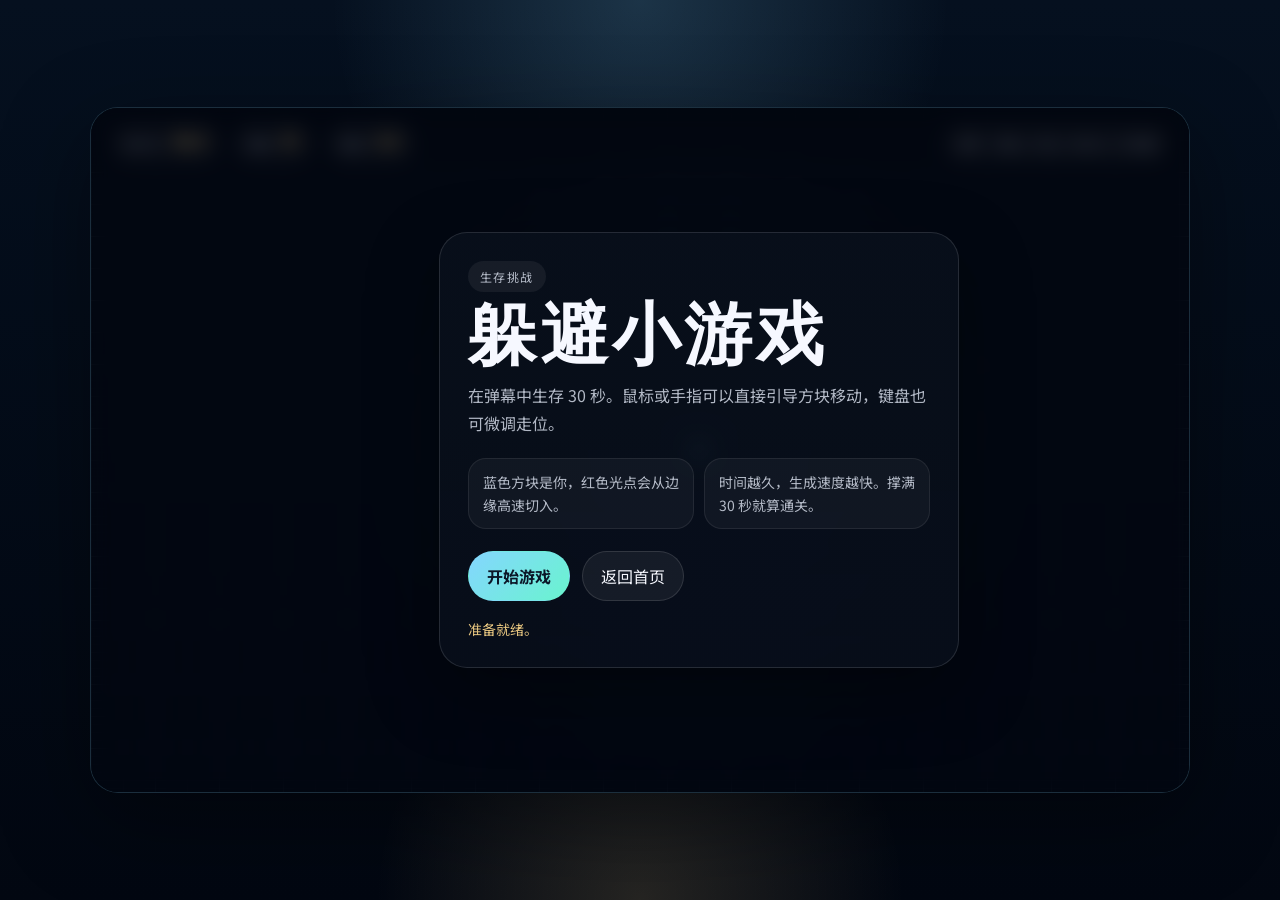
<file: game.html>
<!doctype html>
<html lang="zh-CN">
<head>
  <meta charset="utf-8" />
  <meta name="viewport" content="width=device-width, initial-scale=1" />
  <meta
    name="description"
    content="Eason Game 的 30 秒生存躲避小游戏，支持鼠标、触摸和键盘操作。"
  />
  <title>躲避小游戏</title>
  <style>
    @import url("https://fonts.googleapis.com/css2?family=Bebas+Neue&family=Noto+Sans+SC:wght@400;500;700&display=swap");

    :root {
      --bg: #020711;
      --panel: rgba(8, 15, 27, 0.82);
      --line: rgba(132, 214, 255, 0.18);
      --text: #f6f8ff;
      --muted: rgba(235, 242, 255, 0.75);
      --accent: #84d6ff;
      --accent-2: #ffd98b;
      --danger: #ff7461;
    }

    * {
      box-sizing: border-box;
    }

    html,
    body {
      margin: 0;
      min-height: 100%;
    }

    body {
      min-height: 100vh;
      display: grid;
      place-items: center;
      padding: 16px;
      overflow: hidden;
      color: var(--text);
      font-family: "Noto Sans SC", "Microsoft YaHei", sans-serif;
      background:
        radial-gradient(circle at top, rgba(132, 214, 255, 0.18), transparent 28%),
        radial-gradient(circle at bottom, rgba(255, 217, 139, 0.14), transparent 24%),
        linear-gradient(180deg, #05101f, var(--bg));
    }

    .shell {
      position: relative;
      width: min(1100px, 100%);
      border-radius: 28px;
      overflow: hidden;
      border: 1px solid var(--line);
      background: rgba(5, 10, 19, 0.92);
      box-shadow: 0 28px 90px rgba(0, 0, 0, 0.38);
    }

    .hud {
      position: absolute;
      inset: 0 0 auto 0;
      z-index: 3;
      display: flex;
      justify-content: space-between;
      align-items: center;
      gap: 16px;
      padding: 14px 18px;
      background: linear-gradient(180deg, rgba(3, 7, 14, 0.92), rgba(3, 7, 14, 0.28));
      pointer-events: none;
    }

    .hud-group {
      display: flex;
      gap: 10px;
      flex-wrap: wrap;
    }

    .pill {
      display: inline-flex;
      align-items: center;
      gap: 10px;
      min-height: 40px;
      padding: 8px 14px;
      border-radius: 999px;
      background: rgba(255, 255, 255, 0.06);
      border: 1px solid rgba(255, 255, 255, 0.1);
      backdrop-filter: blur(8px);
      font-size: 13px;
    }

    .pill strong {
      color: var(--accent-2);
      font-size: 20px;
      font-family: "Bebas Neue", sans-serif;
      letter-spacing: 0.06em;
    }

    .arena {
      position: relative;
      aspect-ratio: 16 / 9;
      min-height: min(76vh, 700px);
      background:
        linear-gradient(90deg, rgba(255, 255, 255, 0.03) 1px, transparent 1px),
        linear-gradient(rgba(255, 255, 255, 0.03) 1px, transparent 1px),
        radial-gradient(circle at center, rgba(132, 214, 255, 0.08), transparent 48%),
        linear-gradient(180deg, rgba(5, 10, 19, 0.92), rgba(2, 7, 17, 1));
      background-size: 32px 32px, 32px 32px, auto, auto;
      touch-action: none;
    }

    canvas {
      display: block;
      width: 100%;
      height: 100%;
    }

    .overlay {
      position: absolute;
      inset: 0;
      z-index: 4;
      display: grid;
      place-items: center;
      padding: 24px;
      background: rgba(2, 7, 17, 0.68);
      backdrop-filter: blur(10px);
    }

    .overlay[hidden] {
      display: none;
    }

    .panel {
      width: min(520px, 100%);
      padding: 28px;
      border-radius: 28px;
      border: 1px solid rgba(255, 255, 255, 0.12);
      background: linear-gradient(180deg, rgba(8, 15, 27, 0.96), rgba(8, 15, 27, 0.88));
      text-align: left;
      box-shadow: 0 24px 70px rgba(0, 0, 0, 0.4);
    }

    .panel span {
      display: inline-flex;
      align-items: center;
      gap: 8px;
      padding: 7px 12px;
      border-radius: 999px;
      background: rgba(255, 255, 255, 0.06);
      color: var(--muted);
      font-size: 12px;
      letter-spacing: 0.12em;
      text-transform: uppercase;
    }

    .panel h1 {
      margin: 14px 0 10px;
      font-size: clamp(42px, 8vw, 68px);
      line-height: 0.95;
      font-family: "Bebas Neue", sans-serif;
      letter-spacing: 0.06em;
    }

    .panel p {
      margin: 0;
      color: var(--muted);
      line-height: 1.8;
    }

    .tips {
      display: grid;
      grid-template-columns: repeat(2, minmax(0, 1fr));
      gap: 10px;
      margin: 20px 0 0;
    }

    .tip {
      padding: 12px 14px;
      border-radius: 18px;
      background: rgba(255, 255, 255, 0.04);
      border: 1px solid rgba(255, 255, 255, 0.08);
      color: var(--muted);
      font-size: 14px;
      line-height: 1.6;
    }

    .actions {
      display: flex;
      flex-wrap: wrap;
      gap: 12px;
      margin-top: 22px;
    }

    .button {
      appearance: none;
      border: 1px solid transparent;
      border-radius: 999px;
      padding: 12px 18px;
      font: inherit;
      text-decoration: none;
      cursor: pointer;
      transition: transform 0.18s ease, border-color 0.18s ease, background 0.18s ease;
    }

    .button:hover {
      transform: translateY(-2px);
    }

    .button-primary {
      background: linear-gradient(135deg, var(--accent), #69f4ce);
      color: #0b1728;
      font-weight: 700;
    }

    .button-secondary {
      background: rgba(255, 255, 255, 0.06);
      border-color: rgba(255, 255, 255, 0.12);
      color: var(--text);
    }

    .status {
      margin-top: 18px;
      color: rgba(255, 217, 139, 0.9);
      font-size: 14px;
    }

    .assistive {
      position: absolute;
      width: 1px;
      height: 1px;
      padding: 0;
      margin: -1px;
      overflow: hidden;
      clip: rect(0, 0, 0, 0);
      white-space: nowrap;
      border: 0;
    }

    @media (max-width: 760px) {
      body {
        padding: 0;
      }

      .shell {
        border-radius: 0;
        min-height: 100vh;
      }

      .arena {
        min-height: 100vh;
      }

      .hud {
        padding: 12px;
        align-items: start;
        flex-direction: column;
      }

      .tips {
        grid-template-columns: 1fr;
      }

      .panel {
        padding: 22px;
      }
    }
  </style>
</head>
<body>
  <main class="shell">
    <section class="hud" aria-label="游戏状态">
      <div class="hud-group">
        <div class="pill">倒计时 <strong id="timeValue">30.0</strong></div>
        <div class="pill">难度 <strong id="levelValue">01</strong></div>
        <div class="pill">最佳 <strong id="bestValue">0.0</strong></div>
      </div>
      <div class="hud-group">
        <div class="pill">操作：拖动 / 点击 / WASD / 方向键</div>
      </div>
    </section>

    <section class="arena" id="arena">
      <canvas id="gameCanvas"></canvas>

      <div class="overlay" id="overlay">
        <div class="panel">
          <span>生存挑战</span>
          <h1 id="panelTitle">躲避小游戏</h1>
          <p id="panelCopy">
            在弹幕中生存 30 秒。鼠标或手指可以直接引导方块移动，键盘也可微调走位。
          </p>
          <div class="tips">
            <div class="tip">蓝色方块是你，红色光点会从边缘高速切入。</div>
            <div class="tip">时间越久，生成速度越快。撑满 30 秒就算通关。</div>
          </div>
          <div class="actions">
            <button class="button button-primary" id="startBtn" type="button">开始游戏</button>
            <a class="button button-secondary" href="/index.html">返回首页</a>
          </div>
          <div class="status" id="panelStatus">准备就绪。</div>
        </div>
      </div>
    </section>
  </main>

  <p class="assistive" id="srStatus" aria-live="polite"></p>

  <script>
    const STORAGE_KEY = "easonGameBestSeconds";
    const GAME_DURATION = 30;

    const arena = document.getElementById("arena");
    const canvas = document.getElementById("gameCanvas");
    const ctx = canvas.getContext("2d");
    const overlay = document.getElementById("overlay");
    const startBtn = document.getElementById("startBtn");
    const panelTitle = document.getElementById("panelTitle");
    const panelCopy = document.getElementById("panelCopy");
    const panelStatus = document.getElementById("panelStatus");
    const srStatus = document.getElementById("srStatus");
    const timeValue = document.getElementById("timeValue");
    const levelValue = document.getElementById("levelValue");
    const bestValue = document.getElementById("bestValue");

    const pointer = { active: false, x: 0, y: 0 };
    const keys = new Set();

    let arenaWidth = 0;
    let arenaHeight = 0;
    let deviceScale = 1;

    let player;
    let bullets = [];
    let lastFrame = 0;
    let spawnTimer = 0;
    let remaining = GAME_DURATION;
    let rafId = 0;
    let state = "menu";
    let bestSeconds = Number(localStorage.getItem(STORAGE_KEY) || 0);

    function updateBestUI() {
      bestValue.textContent = bestSeconds.toFixed(1);
    }

    function resizeCanvas() {
      const rect = arena.getBoundingClientRect();
      arenaWidth = rect.width;
      arenaHeight = rect.height;
      deviceScale = Math.min(window.devicePixelRatio || 1, 2);

      canvas.width = Math.floor(arenaWidth * deviceScale);
      canvas.height = Math.floor(arenaHeight * deviceScale);
      ctx.setTransform(deviceScale, 0, 0, deviceScale, 0, 0);

      if (player) {
        player.x = Math.min(player.x, arenaWidth - player.size);
        player.y = Math.min(player.y, arenaHeight - player.size);
        player.targetX = Math.min(player.targetX, arenaWidth - player.size);
        player.targetY = Math.min(player.targetY, arenaHeight - player.size);
      }
    }

    function announce(message) {
      srStatus.textContent = message;
      panelStatus.textContent = message;
    }

    function resetPlayer() {
      player = {
        x: arenaWidth * 0.5 - 10,
        y: arenaHeight * 0.5 - 10,
        size: 20,
        speed: 300,
        targetX: arenaWidth * 0.5 - 10,
        targetY: arenaHeight * 0.5 - 10
      };
    }

    function resetGame() {
      bullets = [];
      remaining = GAME_DURATION;
      spawnTimer = 0;
      lastFrame = 0;
      resetPlayer();
      timeValue.textContent = remaining.toFixed(1);
      levelValue.textContent = "01";
    }

    function openOverlay(title, copy, buttonText) {
      panelTitle.textContent = title;
      panelCopy.textContent = copy;
      startBtn.textContent = buttonText;
      overlay.hidden = false;
    }

    function clampPlayer() {
      player.x = Math.max(0, Math.min(arenaWidth - player.size, player.x));
      player.y = Math.max(0, Math.min(arenaHeight - player.size, player.y));
      player.targetX = Math.max(0, Math.min(arenaWidth - player.size, player.targetX));
      player.targetY = Math.max(0, Math.min(arenaHeight - player.size, player.targetY));
    }

    function spawnBullet() {
      const edge = Math.floor(Math.random() * 4);
      const margin = 18;
      let x = 0;
      let y = 0;

      if (edge === 0) {
        x = -margin;
        y = Math.random() * arenaHeight;
      } else if (edge === 1) {
        x = arenaWidth + margin;
        y = Math.random() * arenaHeight;
      } else if (edge === 2) {
        x = Math.random() * arenaWidth;
        y = -margin;
      } else {
        x = Math.random() * arenaWidth;
        y = arenaHeight + margin;
      }

      const targetX = player.x + player.size * 0.5 + (Math.random() - 0.5) * 80;
      const targetY = player.y + player.size * 0.5 + (Math.random() - 0.5) * 80;
      const dx = targetX - x;
      const dy = targetY - y;
      const length = Math.hypot(dx, dy) || 1;
      const progress = 1 - remaining / GAME_DURATION;
      const speed = 170 + progress * 220 + Math.random() * 40;
      const size = 7 + Math.random() * 4;

      bullets.push({
        x,
        y,
        size,
        vx: (dx / length) * speed,
        vy: (dy / length) * speed
      });
    }

    function updateDifficulty() {
      const progress = 1 - remaining / GAME_DURATION;
      const level = Math.min(99, 1 + Math.floor(progress * 12));
      levelValue.textContent = String(level).padStart(2, "0");
      return Math.max(0.18, 0.75 - progress * 0.48);
    }

    function updatePlayer(dt) {
      const distance = player.speed * dt;

      if (pointer.active) {
        player.targetX = pointer.x - player.size * 0.5;
        player.targetY = pointer.y - player.size * 0.5;
      }

      let keyboardX = 0;
      let keyboardY = 0;

      if (keys.has("ArrowLeft") || keys.has("a") || keys.has("A")) keyboardX -= 1;
      if (keys.has("ArrowRight") || keys.has("d") || keys.has("D")) keyboardX += 1;
      if (keys.has("ArrowUp") || keys.has("w") || keys.has("W")) keyboardY -= 1;
      if (keys.has("ArrowDown") || keys.has("s") || keys.has("S")) keyboardY += 1;

      if (keyboardX || keyboardY) {
        const norm = Math.hypot(keyboardX, keyboardY) || 1;
        player.x += (keyboardX / norm) * distance;
        player.y += (keyboardY / norm) * distance;
        player.targetX = player.x;
        player.targetY = player.y;
      } else {
        const dx = player.targetX - player.x;
        const dy = player.targetY - player.y;
        const length = Math.hypot(dx, dy);

        if (length > distance) {
          player.x += (dx / length) * distance;
          player.y += (dy / length) * distance;
        } else {
          player.x = player.targetX;
          player.y = player.targetY;
        }
      }

      clampPlayer();
    }

    function updateBullets(dt) {
      bullets = bullets.filter((bullet) => {
        bullet.x += bullet.vx * dt;
        bullet.y += bullet.vy * dt;

        return (
          bullet.x > -40 &&
          bullet.x < arenaWidth + 40 &&
          bullet.y > -40 &&
          bullet.y < arenaHeight + 40
        );
      });
    }

    function collides(bullet) {
      const px = player.x + player.size * 0.5;
      const py = player.y + player.size * 0.5;
      const bx = bullet.x;
      const by = bullet.y;
      const radius = bullet.size + player.size * 0.45;

      return Math.hypot(px - bx, py - by) < radius;
    }

    function finishGame(result) {
      cancelAnimationFrame(rafId);
      state = result;

      const survived = Number((GAME_DURATION - remaining).toFixed(1));
      if (survived > bestSeconds) {
        bestSeconds = survived;
        localStorage.setItem(STORAGE_KEY, String(bestSeconds));
        updateBestUI();
      }

      if (result === "win") {
        announce(`成功通关，生存 ${GAME_DURATION.toFixed(0)} 秒。`);
        openOverlay("成功通关", "你撑满了 30 秒，现在可以继续挑战更高的最佳成绩。", "再来一局");
      } else {
        announce(`挑战失败，生存 ${survived.toFixed(1)} 秒。`);
        openOverlay("游戏失败", `这次坚持了 ${survived.toFixed(1)} 秒。调整走位，再试一次。`, "重新开始");
      }
    }

    function drawBackground() {
      ctx.clearRect(0, 0, arenaWidth, arenaHeight);

      ctx.fillStyle = "rgba(132, 214, 255, 0.06)";
      for (let x = 0; x < arenaWidth; x += 64) {
        ctx.fillRect(x, 0, 1, arenaHeight);
      }
      for (let y = 0; y < arenaHeight; y += 64) {
        ctx.fillRect(0, y, arenaWidth, 1);
      }

      ctx.fillStyle = "rgba(255, 255, 255, 0.02)";
      for (let y = 0; y < arenaHeight; y += 8) {
        ctx.fillRect(0, y, arenaWidth, 1);
      }
    }

    function drawPlayer() {
      ctx.save();
      ctx.shadowBlur = 18;
      ctx.shadowColor = "rgba(132, 214, 255, 0.8)";
      ctx.fillStyle = "#84d6ff";
      ctx.fillRect(player.x, player.y, player.size, player.size);
      ctx.restore();
    }

    function drawBullets() {
      bullets.forEach((bullet) => {
        ctx.beginPath();
        ctx.fillStyle = "rgba(255, 116, 97, 0.95)";
        ctx.shadowBlur = 12;
        ctx.shadowColor = "rgba(255, 116, 97, 0.75)";
        ctx.arc(bullet.x, bullet.y, bullet.size, 0, Math.PI * 2);
        ctx.fill();
      });
      ctx.shadowBlur = 0;
    }

    function draw() {
      drawBackground();
      drawBullets();
      drawPlayer();
    }

    function tick(timestamp) {
      if (state !== "playing") return;

      if (!lastFrame) lastFrame = timestamp;
      const dt = Math.min((timestamp - lastFrame) / 1000, 0.032);
      lastFrame = timestamp;

      remaining = Math.max(0, remaining - dt);
      timeValue.textContent = remaining.toFixed(1);

      const spawnDelay = updateDifficulty();
      spawnTimer += dt;
      while (spawnTimer >= spawnDelay) {
        spawnTimer -= spawnDelay;
        spawnBullet();
      }

      updatePlayer(dt);
      updateBullets(dt);

      if (bullets.some(collides)) {
        draw();
        finishGame("lose");
        return;
      }

      draw();

      if (remaining <= 0) {
        finishGame("win");
        return;
      }

      rafId = requestAnimationFrame(tick);
    }

    function startGame() {
      resizeCanvas();
      resetGame();
      overlay.hidden = true;
      state = "playing";
      announce("游戏开始，生存 30 秒。");
      draw();
      rafId = requestAnimationFrame(tick);
    }

    function updatePointerPosition(event) {
      const rect = arena.getBoundingClientRect();
      pointer.x = event.clientX - rect.left;
      pointer.y = event.clientY - rect.top;
    }

    arena.addEventListener("pointerdown", (event) => {
      pointer.active = true;
      updatePointerPosition(event);
    });

    arena.addEventListener("pointermove", (event) => {
      if (!pointer.active) return;
      updatePointerPosition(event);
    });

    window.addEventListener("pointerup", () => {
      pointer.active = false;
    });

    window.addEventListener("keydown", (event) => {
      if (["ArrowLeft", "ArrowRight", "ArrowUp", "ArrowDown", "a", "A", "s", "S", "d", "D", "w", "W"].includes(event.key)) {
        event.preventDefault();
      }
      keys.add(event.key);
    });

    window.addEventListener("keyup", (event) => {
      keys.delete(event.key);
    });

    window.addEventListener("resize", resizeCanvas);
    startBtn.addEventListener("click", startGame);

    updateBestUI();
    resizeCanvas();
    resetPlayer();
    draw();
    announce("准备就绪。");
  </script>
</body>
</html>
</file>
<file: character-editor/styles.css>
:root {
  --bg: #07111f;
  --panel: rgba(10, 19, 34, 0.92);
  --panel-soft: rgba(10, 19, 34, 0.78);
  --line: rgba(255, 255, 255, 0.1);
  --text: #f6f2e6;
  --muted: rgba(233, 240, 255, 0.74);
  --gold: #f2c879;
  --cyan: #8ee7ff;
  --danger: #ff9a9a;
  --shadow: 0 24px 60px rgba(0, 0, 0, 0.35);
}

* { box-sizing: border-box; }
html, body { margin: 0; min-height: 100%; }
body {
  min-height: 100vh;
  color: var(--text);
  font-family: "Noto Sans SC", "Microsoft YaHei", sans-serif;
  background:
    radial-gradient(circle at top, rgba(77, 173, 255, 0.16), transparent 34%),
    linear-gradient(180deg, rgba(4, 8, 18, 0.2), rgba(4, 8, 18, 0.98)),
    #06101b;
}

.pageGlow {
  position: fixed;
  inset: 0;
  pointer-events: none;
  background:
    radial-gradient(circle at 16% 8%, rgba(242, 200, 121, 0.12), transparent 20%),
    radial-gradient(circle at 80% 2%, rgba(142, 231, 255, 0.12), transparent 22%);
}

.page {
  position: relative;
  width: min(1480px, calc(100vw - 28px));
  margin: 0 auto;
  padding: 24px 0 40px;
}

.hero,
.sidebarCard,
.editorCard {
  position: relative;
  z-index: 1;
  border: 1px solid var(--line);
  border-radius: 28px;
  background: linear-gradient(180deg, rgba(10, 19, 34, 0.68), rgba(10, 19, 34, 0.92));
  box-shadow: var(--shadow);
  backdrop-filter: blur(10px);
}

.hero {
  padding: 28px;
}

.eyebrow {
  display: inline-flex;
  align-items: center;
  gap: 8px;
  padding: 8px 14px;
  border: 1px solid rgba(255, 255, 255, 0.12);
  border-radius: 999px;
  background: rgba(255, 255, 255, 0.06);
  color: var(--muted);
  text-transform: uppercase;
  font-size: 12px;
  letter-spacing: 0.18em;
}

.heroRow {
  display: flex;
  justify-content: space-between;
  gap: 24px;
  margin-top: 18px;
  align-items: end;
}

h1, h2, h3, p { margin-top: 0; }
h1 {
  margin-bottom: 0;
  font-size: clamp(38px, 8vw, 76px);
  line-height: 0.95;
}

.lead {
  max-width: 860px;
  color: var(--muted);
  line-height: 1.8;
  font-size: 16px;
}

.heroActions,
.buttonRow,
.editorActions,
.sectionHead,
.panelHead,
.suggestionToolbar {
  display: flex;
  gap: 12px;
  align-items: center;
  flex-wrap: wrap;
}

.button,
.primaryButton,
.ghostButton,
.dangerButton,
.linkLike {
  display: inline-flex;
  align-items: center;
  justify-content: center;
  padding: 11px 16px;
  border-radius: 999px;
  text-decoration: none;
  border: 1px solid rgba(255, 255, 255, 0.12);
  background: rgba(255, 255, 255, 0.06);
  color: var(--text);
  cursor: pointer;
  font: inherit;
}

.buttonPrimary,
.primaryButton {
  background: linear-gradient(135deg, #ffcb7a, #ff9966);
  border-color: rgba(255, 203, 122, 0.7);
  color: #23150d;
}

.dangerButton {
  background: rgba(122, 19, 28, 0.28);
  border-color: rgba(255, 112, 112, 0.24);
  color: #ffd7d7;
}

.button:hover,
.primaryButton:hover,
.ghostButton:hover,
.dangerButton:hover,
.linkLike:hover {
  transform: translateY(-1px);
}

.heroStats {
  display: grid;
  grid-template-columns: repeat(3, minmax(0, 1fr));
  gap: 14px;
  margin-top: 22px;
}

.stat {
  padding: 14px 16px;
  border-radius: 18px;
  border: 1px solid rgba(255, 255, 255, 0.08);
  background: rgba(255, 255, 255, 0.06);
}

.stat span {
  display: block;
  color: var(--muted);
  font-size: 13px;
}

.stat strong {
  display: block;
  margin-top: 4px;
  color: var(--gold);
  font-size: 22px;
}

.workspace {
  display: grid;
  grid-template-columns: 320px minmax(0, 1fr);
  gap: 18px;
  margin-top: 22px;
}

.sidebarCard,
.editorCard {
  padding: 18px;
}

.sectionHead {
  justify-content: space-between;
  margin-bottom: 14px;
}

.searchInput,
input,
select,
textarea {
  width: 100%;
  border: 1px solid rgba(255, 255, 255, 0.14);
  border-radius: 14px;
  background: rgba(255, 255, 255, 0.06);
  color: var(--text);
  padding: 12px 14px;
  font: inherit;
}

input::placeholder,
textarea::placeholder {
  color: rgba(233, 240, 255, 0.42);
}

textarea {
  resize: vertical;
  line-height: 1.65;
}

label {
  display: grid;
  gap: 8px;
}

label span,
.muted,
.bulkNote {
  color: var(--muted);
  font-size: 13px;
}

.characterList {
  display: grid;
  gap: 10px;
  max-height: calc(100vh - 340px);
  overflow-y: auto;
}

.characterCard {
  border: 1px solid rgba(255, 255, 255, 0.08);
  border-radius: 18px;
  padding: 12px;
  background: rgba(255, 255, 255, 0.04);
  cursor: pointer;
  text-align: left;
}

.characterCard.active {
  border-color: rgba(255, 203, 122, 0.4);
  background: linear-gradient(135deg, rgba(255, 203, 122, 0.12), rgba(255, 153, 102, 0.08));
}

.characterCard h3 {
  margin: 0;
  font-size: 15px;
}

.characterCard p {
  margin: 7px 0 0;
  color: var(--muted);
  font-size: 12px;
  line-height: 1.5;
}

.editorGrid {
  display: grid;
  grid-template-columns: repeat(2, minmax(0, 1fr));
  gap: 16px;
}

.panel {
  border: 1px solid rgba(255, 255, 255, 0.08);
  border-radius: 20px;
  background: rgba(255, 255, 255, 0.04);
  padding: 16px;
}

.panel.fullWidth {
  grid-column: 1 / -1;
}

.panelHead {
  justify-content: space-between;
  margin-bottom: 12px;
}

.fieldGrid {
  display: grid;
  gap: 12px;
}

.fieldGrid.twoCol {
  grid-template-columns: repeat(2, minmax(0, 1fr));
}

.relationGrid {
  grid-template-columns: repeat(4, minmax(0, 1fr));
}

.previewShell {
  margin-top: 14px;
  border-radius: 18px;
  overflow: hidden;
  border: 1px solid rgba(255, 255, 255, 0.08);
  background: rgba(255, 255, 255, 0.04);
  aspect-ratio: 3 / 4;
  display: grid;
  place-items: center;
}

.previewShell img {
  width: 100%;
  height: 100%;
  object-fit: contain;
}

.relationList,
.suggestionGrid {
  display: grid;
  gap: 14px;
}

.relationItem,
.suggestionCard {
  border: 1px solid rgba(255, 255, 255, 0.08);
  border-radius: 18px;
  padding: 14px;
  background: rgba(255, 255, 255, 0.03);
}

.statusBox {
  padding: 12px 14px;
  border-radius: 16px;
  background: rgba(255, 255, 255, 0.05);
  color: var(--muted);
  line-height: 1.7;
}

.statusBox.running {
  border: 1px solid rgba(142, 231, 255, 0.25);
  color: var(--cyan);
}

.statusBox.success {
  border: 1px solid rgba(125, 255, 179, 0.25);
  color: #9cf0b3;
}

.statusBox.error {
  border: 1px solid rgba(255, 154, 154, 0.24);
  color: #ffd7d7;
}

.suggestionJson,
.suggestionRaw {
  margin: 0;
  white-space: pre-wrap;
  word-break: break-word;
  border-radius: 16px;
  padding: 12px;
  background: rgba(0, 0, 0, 0.22);
  color: #f2efe7;
  font-family: Consolas, "SFMono-Regular", monospace;
  font-size: 12px;
  line-height: 1.6;
}

.rawResponse {
  margin-top: 12px;
}

.rawResponse summary {
  cursor: pointer;
  color: var(--muted);
}

.emptyState {
  padding: 18px;
  border-radius: 18px;
  background: rgba(255, 255, 255, 0.04);
  color: var(--muted);
  text-align: center;
}

@media (max-width: 1120px) {
  .workspace,
  .editorGrid,
  .fieldGrid.twoCol,
  .relationGrid {
    grid-template-columns: 1fr;
  }
}

@media (max-width: 820px) {
  .page {
    width: min(100vw - 16px, 100%);
  }

  .heroRow,
  .sectionHead {
    flex-direction: column;
    align-items: stretch;
  }

  .heroStats {
    grid-template-columns: 1fr;
  }
}
</file>
<file: gallery/styles.css>
:root {
  --bg: #07111f;
  --panel: rgba(8, 15, 27, 0.82);
  --panel-strong: rgba(10, 19, 34, 0.94);
  --line: rgba(255, 232, 169, 0.18);
  --text: #f6f2e6;
  --muted: rgba(233, 240, 255, 0.74);
  --gold: #f2c879;
  --cyan: #8ee7ff;
  --shadow: 0 24px 60px rgba(0, 0, 0, 0.35);
}

* {
  box-sizing: border-box;
}

html,
body {
  margin: 0;
  min-height: 100%;
}

body {
  min-height: 100vh;
  color: var(--text);
  font-family: "Noto Sans SC", "Microsoft YaHei", sans-serif;
  background:
    radial-gradient(circle at top, rgba(77, 173, 255, 0.16), transparent 34%),
    linear-gradient(180deg, rgba(4, 8, 18, 0.2), rgba(4, 8, 18, 0.96)),
    #06101b;
}

.pageGlow {
  position: fixed;
  inset: 0;
  pointer-events: none;
  background:
    radial-gradient(circle at 20% 10%, rgba(242, 200, 121, 0.12), transparent 20%),
    radial-gradient(circle at 80% 0%, rgba(142, 231, 255, 0.12), transparent 22%);
}

.page {
  position: relative;
  width: min(1360px, calc(100vw - 32px));
  margin: 0 auto;
  padding: 24px 0 52px;
}

.hero,
.toolbar,
.galleryGrid {
  position: relative;
  z-index: 1;
}

.hero {
  padding: 28px;
  border: 1px solid var(--line);
  border-radius: 28px;
  background: linear-gradient(180deg, rgba(10, 19, 34, 0.58), rgba(10, 19, 34, 0.84));
  backdrop-filter: blur(10px);
  box-shadow: var(--shadow);
}

.eyebrow {
  display: inline-flex;
  align-items: center;
  gap: 8px;
  padding: 8px 14px;
  border: 1px solid rgba(255, 255, 255, 0.12);
  border-radius: 999px;
  background: rgba(255, 255, 255, 0.06);
  color: var(--muted);
  text-transform: uppercase;
  font-size: 12px;
  letter-spacing: 0.18em;
}

.heroRow {
  display: flex;
  justify-content: space-between;
  gap: 24px;
  margin-top: 18px;
  align-items: end;
}

h1 {
  margin: 0;
  font-size: clamp(42px, 8vw, 92px);
  line-height: 0.92;
}

.lead {
  max-width: 760px;
  color: var(--muted);
  line-height: 1.8;
  font-size: 17px;
}

.heroActions {
  display: flex;
  flex-wrap: wrap;
  gap: 12px;
}

.button,
.pagerButton,
.cardButton,
.favoriteButton,
.favoriteBadge,
.navButton {
  font: inherit;
}

.button {
  display: inline-flex;
  align-items: center;
  justify-content: center;
  padding: 12px 18px;
  border-radius: 999px;
  text-decoration: none;
  transition: transform 0.18s ease, border-color 0.18s ease;
}

.button:hover,
.pagerButton:hover,
.cardButton:hover,
.navButton:hover {
  transform: translateY(-2px);
}

.buttonPrimary {
  background: linear-gradient(135deg, #ffcb7a, #ff9966);
  color: #23150d;
}

.buttonSecondary,
.pagerButton,
.navButton {
  color: var(--text);
  background: rgba(255, 255, 255, 0.06);
  border: 1px solid rgba(255, 255, 255, 0.12);
}

.heroStats {
  display: grid;
  grid-template-columns: repeat(3, minmax(0, 1fr));
  gap: 14px;
  margin-top: 22px;
}

.stat {
  padding: 14px 16px;
  border-radius: 18px;
  border: 1px solid rgba(255, 255, 255, 0.08);
  background: rgba(255, 255, 255, 0.06);
}

.stat span {
  display: block;
  color: var(--muted);
  font-size: 13px;
}

.stat strong {
  display: block;
  margin-top: 4px;
  color: var(--gold);
  font-size: 22px;
}

.toolbar {
  display: flex;
  justify-content: space-between;
  align-items: center;
  gap: 16px;
  margin: 22px 0 14px;
}

.bulkBar {
  display: flex;
  justify-content: space-between;
  align-items: center;
  gap: 12px;
  flex-wrap: wrap;
  margin: 0 0 14px;
  padding: 12px 14px;
  border: 1px solid rgba(255, 255, 255, 0.08);
  border-radius: 18px;
  background: rgba(255, 255, 255, 0.04);
}

.bulkBarLeft,
.bulkBarRight {
  display: flex;
  align-items: center;
  gap: 10px;
  flex-wrap: wrap;
}

.bulkButton {
  padding: 10px 14px;
  border-radius: 999px;
  border: 1px solid rgba(255, 255, 255, 0.12);
  background: rgba(255, 255, 255, 0.06);
  color: var(--text);
  cursor: pointer;
  font: inherit;
}

.bulkButton:hover {
  transform: translateY(-1px);
}

.bulkButton:disabled {
  opacity: 0.45;
  cursor: default;
  transform: none;
}

.bulkButton.active {
  background: linear-gradient(135deg, rgba(255, 203, 122, 0.18), rgba(255, 153, 102, 0.18));
  border-color: rgba(255, 203, 122, 0.4);
}

.bulkDanger {
  background: rgba(122, 19, 28, 0.28);
  border-color: rgba(255, 112, 112, 0.24);
  color: #ffd7d7;
}

.bulkSummary {
  color: var(--muted);
  font-size: 14px;
}

.toolbarLeft {
  display: grid;
  gap: 4px;
}

.toolbarLeft strong {
  font-size: 28px;
}

.toolbarLeft span {
  color: var(--muted);
}

.toolbarRight {
  display: flex;
  align-items: center;
  gap: 10px;
  flex-wrap: wrap;
}

.filterTabs {
  display: flex;
  align-items: center;
  gap: 8px;
}

.filterTab,
.pagerNumber {
  min-width: 42px;
  padding: 10px 12px;
  border-radius: 999px;
  border: 1px solid rgba(255, 255, 255, 0.12);
  background: rgba(255, 255, 255, 0.04);
  color: var(--text);
  text-decoration: none;
  text-align: center;
}

.filterTab.active,
.pagerNumber.active {
  background: linear-gradient(135deg, rgba(255, 203, 122, 0.18), rgba(255, 153, 102, 0.18));
  border-color: rgba(255, 203, 122, 0.4);
}

.pagerNumbers {
  display: flex;
  gap: 8px;
  flex-wrap: wrap;
}

.galleryGrid {
  display: grid;
  grid-template-columns: repeat(5, minmax(0, 1fr));
  gap: 12px;
}

.card {
  position: relative;
  min-width: 0;
}

.cardButton,
.cardEmpty {
  width: 100%;
  border: 1px solid rgba(255, 255, 255, 0.08);
  border-radius: 18px;
  background: linear-gradient(180deg, rgba(10, 19, 34, 0.74), rgba(10, 19, 34, 0.92));
  color: inherit;
  padding: 0;
  overflow: hidden;
  text-align: left;
  box-shadow: var(--shadow);
}

.cardButton {
  cursor: pointer;
}

.favoriteButton {
  position: absolute;
  top: 10px;
  right: 10px;
  z-index: 2;
  width: 34px;
  height: 34px;
  border: 1px solid rgba(255, 255, 255, 0.18);
  border-radius: 999px;
  background: rgba(5, 9, 17, 0.72);
  color: rgba(255, 255, 255, 0.88);
  cursor: pointer;
  font-size: 18px;
  line-height: 1;
}

.selectButton {
  position: absolute;
  top: 10px;
  left: 10px;
  z-index: 2;
  width: 34px;
  height: 34px;
  border: 1px solid rgba(255, 255, 255, 0.18);
  border-radius: 999px;
  background: rgba(5, 9, 17, 0.72);
  color: rgba(255, 255, 255, 0.88);
  cursor: pointer;
  font-size: 18px;
  line-height: 1;
  opacity: 0;
  pointer-events: none;
  transition: opacity 0.18s ease;
}

body.selectionMode .selectButton {
  opacity: 1;
  pointer-events: auto;
}

.selectButton.active {
  background: linear-gradient(135deg, #8ee7ff, #64cfff);
  border-color: rgba(142, 231, 255, 0.7);
  color: #07111f;
}

.card.selected .cardButton {
  border-color: rgba(142, 231, 255, 0.55);
  box-shadow: 0 0 0 2px rgba(142, 231, 255, 0.18), var(--shadow);
}

.favoriteButton.active,
.favoriteBadge.active {
  background: linear-gradient(135deg, #ffcb7a, #ff9966);
  border-color: rgba(255, 203, 122, 0.7);
  color: #23150d;
}

.cardImage {
  display: block;
  width: 100%;
  aspect-ratio: 3 / 4;
  object-fit: cover;
  background: rgba(255, 255, 255, 0.06);
}

.cardBody {
  padding: 10px;
}

.cardTop {
  display: flex;
  justify-content: space-between;
  gap: 8px;
  color: var(--muted);
  font-size: 11px;
}

.cardTitle {
  display: block;
  margin-top: 8px;
  font-size: 12px;
  line-height: 1.45;
  color: var(--text);
  overflow-wrap: anywhere;
}

.cardSubline {
  display: block;
  margin-top: 6px;
  color: var(--muted);
  font-size: 11px;
  line-height: 1.5;
}

.lightbox {
  width: min(1180px, calc(100vw - 24px));
  max-width: 1180px;
  border: none;
  padding: 0;
  background: transparent;
}

.lightbox::backdrop {
  background: rgba(1, 4, 10, 0.84);
}

.lightboxShell {
  position: relative;
  display: grid;
  grid-template-columns: minmax(0, 1fr) 360px;
  overflow: hidden;
  border: 1px solid rgba(255, 255, 255, 0.12);
  border-radius: 28px;
  background: linear-gradient(180deg, rgba(10, 19, 34, 0.94), rgba(10, 19, 34, 0.99));
  box-shadow: var(--shadow);
  color: var(--text);
}

.closeButton {
  position: absolute;
  top: 16px;
  right: 16px;
  width: 42px;
  height: 42px;
  border: 1px solid rgba(255, 255, 255, 0.14);
  border-radius: 999px;
  background: rgba(255, 255, 255, 0.08);
  color: var(--text);
  cursor: pointer;
  font-size: 26px;
}

.lightboxMedia {
  padding: 24px;
  background: rgba(0, 0, 0, 0.24);
}

.lightboxMedia img {
  display: block;
  width: 100%;
  max-height: 82vh;
  object-fit: contain;
}

.lightboxMeta {
  padding: 24px;
  color: var(--text);
}

.lightboxHeading {
  margin: 14px 0 0;
  color: var(--text);
  font-size: 28px;
  line-height: 1.25;
  overflow-wrap: anywhere;
}

.lightboxNav {
  display: flex;
  gap: 10px;
  margin-top: 14px;
}

.navButton {
  padding: 10px 14px;
  border-radius: 999px;
  cursor: pointer;
}

.navButton:disabled {
  opacity: 0.4;
  cursor: default;
  transform: none;
}

.tagRow {
  display: flex;
  gap: 8px;
  flex-wrap: wrap;
  align-items: center;
}

.tag,
.favoriteBadge,
.deleteBadge {
  display: inline-flex;
  padding: 7px 12px;
  border-radius: 999px;
  background: rgba(255, 255, 255, 0.08);
  color: var(--muted);
  font-size: 12px;
}

.favoriteBadge,
.deleteBadge {
  border: 1px solid rgba(255, 255, 255, 0.12);
  cursor: pointer;
}

.deleteBadge {
  background: rgba(122, 19, 28, 0.28);
  border-color: rgba(255, 112, 112, 0.24);
  color: #ffd7d7;
}

.metaList {
  display: grid;
  gap: 12px;
  margin: 20px 0 0;
}

.metaList div {
  display: grid;
  gap: 6px;
  padding-bottom: 12px;
  border-bottom: 1px solid rgba(255, 255, 255, 0.08);
}

.metaList dt {
  color: var(--muted);
  font-size: 12px;
}

.metaList dd {
  margin: 0;
  line-height: 1.7;
  word-break: break-word;
  color: var(--text);
}

@media (max-width: 1080px) {
  .galleryGrid {
    grid-template-columns: repeat(4, minmax(0, 1fr));
  }

  .lightboxShell {
    grid-template-columns: 1fr;
  }
}

@media (max-width: 780px) {
  .page {
    width: min(100vw - 18px, 100%);
  }

  .heroRow,
  .toolbar {
    flex-direction: column;
    align-items: stretch;
  }

  .bulkBar {
    align-items: stretch;
  }

  .bulkBarLeft,
  .bulkBarRight {
    width: 100%;
  }

  .heroStats {
    grid-template-columns: repeat(3, minmax(0, 1fr));
  }

  .toolbarRight {
    justify-content: space-between;
  }

  .galleryGrid {
    grid-template-columns: repeat(3, minmax(0, 1fr));
    gap: 8px;
  }

  .cardBody {
    padding: 8px;
  }

  .cardTop,
  .cardTitle,
  .cardSubline {
    font-size: 10px;
  }
}

@media (max-width: 560px) {
  .hero,
  .lightboxMeta,
  .lightboxMedia {
    padding: 16px;
  }

  .heroStats {
    grid-template-columns: repeat(3, minmax(0, 1fr));
    gap: 8px;
  }

  .galleryGrid {
    grid-template-columns: repeat(3, minmax(0, 1fr));
    gap: 6px;
  }

  .favoriteButton {
    top: 6px;
    right: 6px;
    width: 28px;
    height: 28px;
    font-size: 16px;
  }

  .selectButton {
    top: 6px;
    left: 6px;
    width: 28px;
    height: 28px;
    font-size: 16px;
  }

  .lightboxNav {
    flex-wrap: wrap;
  }

  .cardTop,
  .cardTitle,
  .cardSubline {
    font-size: 9px;
  }

  .lightboxHeading {
    font-size: 22px;
  }
}
</file>
